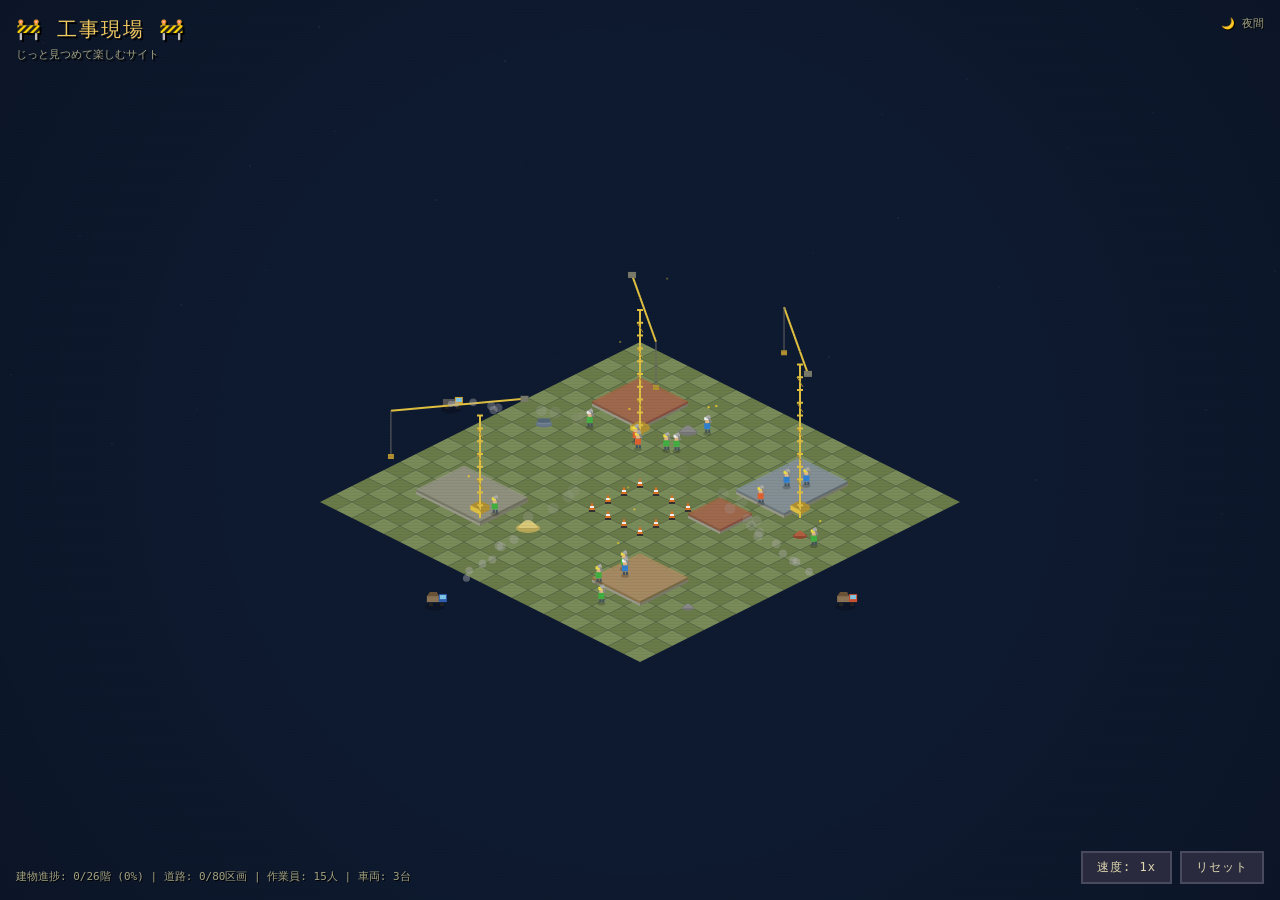
<file: index.html>
<!DOCTYPE html>
<html lang="ja">
<head>
<meta charset="UTF-8">
<meta name="viewport" content="width=device-width, initial-scale=1.0">
<title>工事現場をじっと見つめるサイト</title>
<style>
  * { margin: 0; padding: 0; box-sizing: border-box; }
  body {
    background: #1a1a2e;
    overflow: hidden;
    font-family: monospace;
    image-rendering: pixelated;
    cursor: default;
    user-select: none;
  }
  canvas {
    display: block;
    image-rendering: pixelated;
    image-rendering: crisp-edges;
  }
  #ui {
    position: fixed;
    top: 16px;
    left: 16px;
    color: #e0d8b0;
    font-size: 14px;
    font-family: monospace;
    text-shadow: 2px 2px 0 #000;
    z-index: 10;
    pointer-events: none;
  }
  #title {
    font-size: 20px;
    margin-bottom: 4px;
    color: #f0c860;
    letter-spacing: 2px;
  }
  #subtitle {
    font-size: 11px;
    color: #a0a080;
  }
  #stats {
    position: fixed;
    bottom: 16px;
    left: 16px;
    color: #a0a080;
    font-size: 11px;
    font-family: monospace;
    text-shadow: 1px 1px 0 #000;
    z-index: 10;
    pointer-events: none;
  }
  #controls {
    position: fixed;
    bottom: 16px;
    right: 16px;
    color: #a0a080;
    font-size: 11px;
    font-family: monospace;
    text-shadow: 1px 1px 0 #000;
    z-index: 10;
    display: flex;
    gap: 8px;
  }
  .btn {
    background: #2a2a3e;
    border: 2px solid #4a4a5e;
    color: #e0d8b0;
    padding: 6px 14px;
    font-family: monospace;
    font-size: 12px;
    cursor: pointer;
    letter-spacing: 1px;
  }
  .btn:hover { background: #3a3a5e; border-color: #f0c860; color: #f0c860; }
  .btn:active { transform: translate(1px, 1px); }
  #day-night {
    position: fixed;
    top: 16px;
    right: 16px;
    z-index: 10;
    font-size: 11px;
    font-family: monospace;
    color: #a0a080;
    text-shadow: 1px 1px 0 #000;
    pointer-events: none;
  }
</style>
</head>
<body>
<div id="ui">
  <div id="title">&#x1F6A7; 工事現場 &#x1F6A7;</div>
  <div id="subtitle">じっと見つめて楽しむサイト</div>
</div>
<div id="day-night"></div>
<div id="stats"></div>
<div id="controls">
  <button class="btn" id="btnSpeed">速度: 1x</button>
  <button class="btn" id="btnReset">リセット</button>
</div>
<canvas id="c"></canvas>

<script>
// ============================================================
// 工事現場をじっと見つめるサイト
// Isometric 16-bit style construction site viewer
// ============================================================

const canvas = document.getElementById('c');
const ctx = canvas.getContext('2d');

// --- Configuration ---
const TILE_W = 32;
const TILE_H = 16;
const GRID_SIZE = 20;
const SPEEDS = [1, 2, 4];
let speedIdx = 0;
let gameSpeed = SPEEDS[0];
let cameraX = 0;
let cameraY = 0;
let isDragging = false;
let dragStartX = 0;
let dragStartY = 0;
let camStartX = 0;
let camStartY = 0;

// --- Color Palette (16-bit inspired) ---
const PAL = {
  sky:        ['#3b6e8f', '#2a4a6b', '#1a2a4a', '#0e1a30'],
  ground:     '#7a8b5a',
  groundDark: '#6a7b4a',
  dirt:       '#8b7355',
  dirtDark:   '#6b5335',
  road:       '#4a4a4a',
  roadLine:   '#c8c850',
  concrete:   '#9a9a8a',
  concDark:   '#7a7a6a',
  steel:      '#8899aa',
  steelDark:  '#667788',
  brick:      '#b06040',
  brickDark:  '#904830',
  wood:       '#b89060',
  woodDark:   '#987040',
  crane:      '#e0c040',
  craneDark:  '#b09030',
  worker1:    '#e06030',
  worker2:    '#3080d0',
  worker3:    '#40b040',
  helmet:     '#f0e040',
  helmetW:    '#f0f0f0',
  skin:       '#e0b888',
  window:     '#80c8e8',
  windowDark: '#5098b8',
  shadow:     'rgba(0,0,0,0.2)',
  smoke:      'rgba(180,180,180,0.5)',
  dust:       'rgba(160,140,100,0.4)',
  warning:    '#e04040',
  cone:       '#e07020',
};

// --- Resize ---
function resize() {
  canvas.width = window.innerWidth;
  canvas.height = window.innerHeight;
}
window.addEventListener('resize', resize);
resize();

// --- Isometric helpers ---
function toScreen(x, y, z) {
  const sx = (x - y) * (TILE_W / 2) + cameraX + canvas.width / 2;
  const sy = (x + y) * (TILE_H / 2) - z * TILE_H + cameraY + canvas.height / 2 - 100;
  return [sx, sy];
}

function drawDiamond(x, y, z, w, h, color) {
  const [sx, sy] = toScreen(x, y, z);
  ctx.fillStyle = color;
  ctx.beginPath();
  ctx.moveTo(sx, sy - h/2);
  ctx.lineTo(sx + w/2, sy);
  ctx.lineTo(sx, sy + h/2);
  ctx.lineTo(sx - w/2, sy);
  ctx.closePath();
  ctx.fill();
}

function drawBlock(x, y, z, w, h, d, topColor, leftColor, rightColor) {
  const [sx, sy] = toScreen(x, y, z);
  const tw = TILE_W / 2;
  const th = TILE_H / 2;
  const blockH = d * TILE_H;

  // Top face
  ctx.fillStyle = topColor;
  ctx.beginPath();
  ctx.moveTo(sx, sy - blockH);
  ctx.lineTo(sx + w * tw, sy + w * th - blockH);
  ctx.lineTo(sx + (w - h) * tw, sy + (w + h) * th - blockH);
  ctx.lineTo(sx - h * tw, sy + h * th - blockH);
  ctx.closePath();
  ctx.fill();

  // Left face
  ctx.fillStyle = leftColor;
  ctx.beginPath();
  ctx.moveTo(sx - h * tw, sy + h * th - blockH);
  ctx.lineTo(sx + (w - h) * tw, sy + (w + h) * th - blockH);
  ctx.lineTo(sx + (w - h) * tw, sy + (w + h) * th);
  ctx.lineTo(sx - h * tw, sy + h * th);
  ctx.closePath();
  ctx.fill();

  // Right face
  ctx.fillStyle = rightColor;
  ctx.beginPath();
  ctx.moveTo(sx + w * tw, sy + w * th - blockH);
  ctx.lineTo(sx + (w - h) * tw, sy + (w + h) * th - blockH);
  ctx.lineTo(sx + (w - h) * tw, sy + (w + h) * th);
  ctx.lineTo(sx + w * tw, sy + w * th);
  ctx.closePath();
  ctx.fill();
}

// --- World state ---
let time = 0;
let dayTime = 0;

const buildings = [];
const workers = [];
const trucks = [];
const cranes = [];
const particles = [];
const roads = [];
const cones = [];
const piles = [];

function initWorld() {
  buildings.length = 0;
  workers.length = 0;
  trucks.length = 0;
  cranes.length = 0;
  particles.length = 0;
  roads.length = 0;
  cones.length = 0;
  piles.length = 0;
  time = 0;
  dayTime = 0;

  // Roads
  for (let i = 0; i < GRID_SIZE; i++) {
    roads.push({ x: i, y: 9, built: 0 });
    roads.push({ x: i, y: 10, built: 0 });
  }
  for (let i = 0; i < GRID_SIZE; i++) {
    roads.push({ x: 9, y: i, built: 0 });
    roads.push({ x: 10, y: i, built: 0 });
  }

  // Buildings
  buildings.push({
    x: 2, y: 2, w: 3, h: 3, maxFloors: 6,
    floors: 0, progress: 0, type: 'brick', windows: true
  });
  buildings.push({
    x: 2, y: 13, w: 4, h: 3, maxFloors: 4,
    floors: 0, progress: 0, type: 'concrete', windows: true
  });
  buildings.push({
    x: 12, y: 2, w: 3, h: 4, maxFloors: 8,
    floors: 0, progress: 0, type: 'steel', windows: true
  });
  buildings.push({
    x: 13, y: 13, w: 3, h: 3, maxFloors: 5,
    floors: 0, progress: 0, type: 'wood', windows: false
  });
  buildings.push({
    x: 12, y: 7, w: 2, h: 2, maxFloors: 3,
    floors: 0, progress: 0, type: 'brick', windows: true
  });

  // Cranes
  cranes.push({ x: 5, y: 5, angle: 0, height: 10, targetBuilding: 0 });
  cranes.push({ x: 15, y: 5, angle: Math.PI, height: 12, targetBuilding: 2 });
  cranes.push({ x: 5, y: 15, angle: Math.PI / 2, height: 8, targetBuilding: 1 });

  // Workers
  for (let i = 0; i < 15; i++) {
    workers.push({
      x: 3 + Math.random() * 14,
      y: 3 + Math.random() * 14,
      targetX: 0, targetY: 0,
      speed: 0.01 + Math.random() * 0.015,
      color: [PAL.worker1, PAL.worker2, PAL.worker3][Math.floor(Math.random() * 3)],
      helmet: Math.random() > 0.3 ? PAL.helmet : PAL.helmetW,
      state: 'idle',
      stateTimer: 0,
      frame: 0,
      carrying: false,
    });
    pickNewTarget(workers[workers.length - 1]);
  }

  // Trucks
  trucks.push({ x: -2, y: 9.5, dx: 0.02, dy: 0, route: 'h', progress: 0, loaded: true, color: '#d05030' });
  trucks.push({ x: 9.5, y: -2, dx: 0, dy: 0.02, route: 'v', progress: 0, loaded: true, color: '#3060b0' });
  trucks.push({ x: 22, y: 9.5, dx: -0.02, dy: 0, route: 'h2', progress: 0, loaded: false, color: '#d0a030' });

  // Cones
  const conePositions = [
    [8, 8], [11, 8], [8, 11], [11, 11],
    [8, 9], [8, 10], [11, 9], [11, 10],
    [9, 8], [10, 8], [9, 11], [10, 11],
  ];
  conePositions.forEach(([cx, cy]) => {
    cones.push({ x: cx, y: cy });
  });

  // Material piles
  piles.push({ x: 6, y: 3, type: 'gravel', size: 0.8 });
  piles.push({ x: 7, y: 14, type: 'sand', size: 1.0 });
  piles.push({ x: 16, y: 6, type: 'bricks', size: 0.6 });
  piles.push({ x: 1, y: 7, type: 'pipes', size: 0.7 });
  piles.push({ x: 17, y: 14, type: 'gravel', size: 0.5 });
}

function pickNewTarget(w) {
  const areas = [
    { x: 3 + Math.random() * 4, y: 3 + Math.random() * 4 },
    { x: 13 + Math.random() * 4, y: 3 + Math.random() * 4 },
    { x: 3 + Math.random() * 4, y: 13 + Math.random() * 4 },
    { x: 13 + Math.random() * 4, y: 13 + Math.random() * 4 },
    { x: 6 + Math.random() * 2, y: 3 + Math.random() * 2 },
    { x: 16 + Math.random() * 2, y: 6 + Math.random() * 2 },
  ];
  const t = areas[Math.floor(Math.random() * areas.length)];
  w.targetX = t.x;
  w.targetY = t.y;
  w.state = 'walking';
  w.stateTimer = 0;
}

// --- Update ---
function update(dt) {
  const spd = dt * gameSpeed;
  time += spd;
  dayTime = (time * 0.001) % 1;

  // Update roads
  roads.forEach(r => {
    if (r.built < 1) {
      r.built = Math.min(1, r.built + spd * 0.0003);
    }
  });

  // Update buildings
  buildings.forEach(b => {
    if (b.floors < b.maxFloors) {
      b.progress += spd * 0.00015;
      if (b.progress >= 1) {
        b.progress = 0;
        b.floors++;
        // Dust particles
        for (let i = 0; i < 5; i++) {
          particles.push({
            x: b.x + Math.random() * b.w,
            y: b.y + Math.random() * b.h,
            z: b.floors * 0.8,
            vx: (Math.random() - 0.5) * 0.01,
            vy: (Math.random() - 0.5) * 0.01,
            vz: 0.005 + Math.random() * 0.005,
            life: 1,
            type: 'dust',
          });
        }
      }
    }
  });

  // Update cranes
  cranes.forEach(cr => {
    cr.angle += spd * 0.0005;
  });

  // Update workers
  workers.forEach(w => {
    w.frame += spd * 0.005;
    w.stateTimer += spd;

    if (w.state === 'walking') {
      const dx = w.targetX - w.x;
      const dy = w.targetY - w.y;
      const dist = Math.sqrt(dx * dx + dy * dy);
      if (dist < 0.2) {
        w.state = 'working';
        w.stateTimer = 0;
        w.carrying = false;
      } else {
        w.x += (dx / dist) * w.speed * spd;
        w.y += (dy / dist) * w.speed * spd;
      }
    } else if (w.state === 'working') {
      if (w.stateTimer > 2000 + Math.random() * 3000) {
        w.carrying = Math.random() > 0.5;
        pickNewTarget(w);
      }
      // Occasional sparks
      if (Math.random() < 0.002 * spd) {
        particles.push({
          x: w.x, y: w.y, z: 0.5,
          vx: (Math.random() - 0.5) * 0.02,
          vy: (Math.random() - 0.5) * 0.02,
          vz: 0.01 + Math.random() * 0.02,
          life: 1,
          type: 'spark',
        });
      }
    } else {
      if (w.stateTimer > 1000) {
        pickNewTarget(w);
      }
    }
  });

  // Update trucks
  trucks.forEach(t => {
    t.progress += spd;
    if (t.route === 'h') {
      t.x += t.dx * spd;
      if (t.x > GRID_SIZE + 3) { t.x = -3; t.loaded = !t.loaded; }
    } else if (t.route === 'h2') {
      t.x += t.dx * spd;
      if (t.x < -3) { t.x = GRID_SIZE + 3; t.loaded = !t.loaded; }
    } else {
      t.y += t.dy * spd;
      if (t.y > GRID_SIZE + 3) { t.y = -3; t.loaded = !t.loaded; }
    }
    // Exhaust
    if (Math.random() < 0.03 * spd) {
      particles.push({
        x: t.x - (t.dx > 0 ? 0.5 : -0.5),
        y: t.y - (t.dy > 0 ? 0.5 : -0.5),
        z: 0.6,
        vx: (Math.random() - 0.5) * 0.003,
        vy: (Math.random() - 0.5) * 0.003,
        vz: 0.008,
        life: 1,
        type: 'smoke',
      });
    }
  });

  // Update particles
  for (let i = particles.length - 1; i >= 0; i--) {
    const p = particles[i];
    p.x += p.vx * spd;
    p.y += p.vy * spd;
    p.z += p.vz * spd;
    p.life -= spd * 0.002;
    if (p.life <= 0) particles.splice(i, 1);
  }
}

// --- Draw functions ---
function drawGround() {
  for (let y = 0; y < GRID_SIZE; y++) {
    for (let x = 0; x < GRID_SIZE; x++) {
      const isRoad = roads.some(r => r.x === x && r.y === y && r.built > 0.5);
      if (isRoad) {
        const r = roads.find(rd => rd.x === x && rd.y === y);
        const builtAlpha = Math.min(1, r.built * 2 - 0.5);
        drawDiamond(x, y, 0, TILE_W, TILE_H, PAL.dirt);
        if (builtAlpha > 0) {
          ctx.globalAlpha = builtAlpha;
          drawDiamond(x, y, 0, TILE_W, TILE_H, PAL.road);
          ctx.globalAlpha = 1;
        }
      } else {
        const c = (x + y) % 2 === 0 ? PAL.ground : PAL.groundDark;
        drawDiamond(x, y, 0, TILE_W, TILE_H, c);
      }
    }
  }

  // Road center lines
  roads.forEach(r => {
    if (r.built > 0.8) {
      const [sx, sy] = toScreen(r.x, r.y, 0);
      ctx.fillStyle = PAL.roadLine;
      ctx.globalAlpha = 0.4;
      ctx.fillRect(sx - 1, sy - 1, 2, 2);
      ctx.globalAlpha = 1;
    }
  });
}

function drawBuildingFoundation(b) {
  drawBlock(b.x, b.y, 0, b.w, b.h, 0.15,
    PAL.concDark, PAL.concrete, PAL.concDark);
}

function drawBuildingFloors(b) {
  const colors = {
    brick:    [PAL.brick, PAL.brickDark, '#903828'],
    concrete: [PAL.concrete, PAL.concDark, '#6a6a5a'],
    steel:    [PAL.steel, PAL.steelDark, '#556678'],
    wood:     [PAL.wood, PAL.woodDark, '#786030'],
  };
  const [top, left, right] = colors[b.type] || colors.concrete;

  // Built floors
  for (let f = 0; f < b.floors; f++) {
    const z = 0.15 + f * 0.8;
    drawBlock(b.x, b.y, z, b.w, b.h, 0.8, top, left, right);

    // Windows
    if (b.windows && f < b.floors) {
      for (let wx = 0; wx < b.w; wx++) {
        const [wsx, wsy] = toScreen(b.x + wx + 0.3, b.y - 0.01, z + 0.25);
        ctx.fillStyle = PAL.window;
        ctx.fillRect(wsx - 2, wsy - 3, 4, 4);

        const [wsx2, wsy2] = toScreen(b.x + b.w + 0.01, b.y + wx + 0.3, z + 0.25);
        ctx.fillStyle = PAL.windowDark;
        ctx.fillRect(wsx2 - 2, wsy2 - 3, 4, 4);
      }
    }
  }

  // Current floor progress
  if (b.floors < b.maxFloors && b.progress > 0) {
    const z = 0.15 + b.floors * 0.8;
    const partialH = b.progress * 0.8;
    ctx.globalAlpha = 0.6 + b.progress * 0.4;
    drawBlock(b.x, b.y, z, b.w, b.h, partialH, top, left, right);

    // Scaffolding lines
    ctx.globalAlpha = 0.5;
    const [s1x, s1y] = toScreen(b.x, b.y, z + partialH);
    const [s2x, s2y] = toScreen(b.x, b.y, z);
    ctx.strokeStyle = PAL.woodDark;
    ctx.lineWidth = 1;
    ctx.beginPath();
    ctx.moveTo(s1x, s1y);
    ctx.lineTo(s2x, s2y);
    ctx.stroke();
    const [s3x, s3y] = toScreen(b.x + b.w, b.y, z + partialH);
    const [s4x, s4y] = toScreen(b.x + b.w, b.y, z);
    ctx.beginPath();
    ctx.moveTo(s3x, s3y);
    ctx.lineTo(s4x, s4y);
    ctx.stroke();

    ctx.globalAlpha = 1;
  }
}

function drawCrane(cr) {
  const baseZ = 0;
  const [bx, by] = toScreen(cr.x, cr.y, baseZ);

  // Base
  drawBlock(cr.x - 0.3, cr.y - 0.3, 0, 0.6, 0.6, 0.3, PAL.craneDark, PAL.crane, PAL.craneDark);

  // Tower
  const towerH = cr.height;
  for (let i = 0; i < towerH; i++) {
    const [tx, ty] = toScreen(cr.x, cr.y, i * 0.8 + 0.3);
    ctx.strokeStyle = PAL.crane;
    ctx.lineWidth = 2;
    ctx.beginPath();
    ctx.moveTo(tx - 3, ty);
    ctx.lineTo(tx + 3, ty);
    ctx.moveTo(tx, ty);
    ctx.lineTo(tx, ty + TILE_H * 0.8);
    ctx.stroke();

    // Cross bracing
    if (i % 2 === 0) {
      ctx.strokeStyle = PAL.craneDark;
      ctx.lineWidth = 1;
      ctx.beginPath();
      ctx.moveTo(tx - 3, ty);
      ctx.lineTo(tx + 3, ty + TILE_H * 0.6);
      ctx.stroke();
    }
  }

  // Arm
  const armZ = towerH * 0.8 + 0.3;
  const [topX, topY] = toScreen(cr.x, cr.y, armZ);
  const armLen = 4;
  const armEndX = cr.x + Math.cos(cr.angle) * armLen;
  const armEndY = cr.y + Math.sin(cr.angle) * armLen;
  const [aeX, aeY] = toScreen(armEndX, armEndY, armZ);

  ctx.strokeStyle = PAL.crane;
  ctx.lineWidth = 2;
  ctx.beginPath();
  ctx.moveTo(topX, topY);
  ctx.lineTo(aeX, aeY);
  ctx.stroke();

  // Counter arm
  const cArmEndX = cr.x - Math.cos(cr.angle) * 2;
  const cArmEndY = cr.y - Math.sin(cr.angle) * 2;
  const [caeX, caeY] = toScreen(cArmEndX, cArmEndY, armZ);
  ctx.beginPath();
  ctx.moveTo(topX, topY);
  ctx.lineTo(caeX, caeY);
  ctx.stroke();

  // Counterweight
  ctx.fillStyle = PAL.concDark;
  ctx.fillRect(caeX - 4, caeY - 3, 8, 6);

  // Cable
  const cableZ = armZ - 2 - Math.sin(time * 0.0008) * 1;
  const [cbX, cbY] = toScreen(armEndX, armEndY, cableZ);
  ctx.strokeStyle = '#666';
  ctx.lineWidth = 1;
  ctx.beginPath();
  ctx.moveTo(aeX, aeY);
  ctx.lineTo(cbX, cbY);
  ctx.stroke();

  // Hook/load
  ctx.fillStyle = PAL.craneDark;
  ctx.fillRect(cbX - 3, cbY - 2, 6, 5);
}

function drawWorker(w) {
  const z = 0.05;
  const [sx, sy] = toScreen(w.x, w.y, z);
  const bob = w.state === 'walking' ? Math.sin(w.frame * 2) * 1.5 : 0;
  const workBob = w.state === 'working' ? Math.sin(w.frame * 3) * 1 : 0;

  // Shadow
  ctx.fillStyle = PAL.shadow;
  ctx.beginPath();
  ctx.ellipse(sx, sy + 2, 4, 2, 0, 0, Math.PI * 2);
  ctx.fill();

  // Body
  ctx.fillStyle = w.color;
  ctx.fillRect(sx - 3, sy - 8 + bob + workBob, 6, 6);

  // Head
  ctx.fillStyle = PAL.skin;
  ctx.fillRect(sx - 2, sy - 12 + bob + workBob, 4, 4);

  // Helmet
  ctx.fillStyle = w.helmet;
  ctx.fillRect(sx - 3, sy - 14 + bob + workBob, 6, 3);

  // Legs (walking animation)
  if (w.state === 'walking') {
    const legOff = Math.sin(w.frame * 4) * 2;
    ctx.fillStyle = '#405060';
    ctx.fillRect(sx - 2, sy - 2, 2, 3 + legOff);
    ctx.fillRect(sx, sy - 2, 2, 3 - legOff);
  } else {
    ctx.fillStyle = '#405060';
    ctx.fillRect(sx - 2, sy - 2, 2, 3);
    ctx.fillRect(sx + 1, sy - 2, 2, 3);
  }

  // Carrying item
  if (w.carrying && w.state === 'walking') {
    ctx.fillStyle = PAL.woodDark;
    ctx.fillRect(sx + 3, sy - 10 + bob, 6, 2);
  }

  // Working animation (hammering)
  if (w.state === 'working') {
    const hammerAngle = Math.sin(w.frame * 6) * 0.5;
    ctx.save();
    ctx.translate(sx + 3, sy - 8 + workBob);
    ctx.rotate(hammerAngle);
    ctx.fillStyle = '#888';
    ctx.fillRect(0, -6, 2, 6);
    ctx.fillStyle = '#aaa';
    ctx.fillRect(-1, -8, 4, 3);
    ctx.restore();
  }
}

function drawTruck(t) {
  const z = 0.05;
  const [sx, sy] = toScreen(t.x, t.y, z);
  const bounce = Math.sin(time * 0.003 + t.progress) * 0.5;

  // Shadow
  ctx.fillStyle = PAL.shadow;
  ctx.beginPath();
  ctx.ellipse(sx, sy + 3, 10, 4, 0, 0, Math.PI * 2);
  ctx.fill();

  // Truck bed
  ctx.fillStyle = t.loaded ? PAL.dirt : '#555';
  ctx.fillRect(sx - 8, sy - 8 + bounce, 12, 6);

  // Load
  if (t.loaded) {
    ctx.fillStyle = PAL.dirtDark;
    ctx.beginPath();
    ctx.moveTo(sx - 8, sy - 8 + bounce);
    ctx.lineTo(sx - 5, sy - 12 + bounce);
    ctx.lineTo(sx + 2, sy - 12 + bounce);
    ctx.lineTo(sx + 4, sy - 8 + bounce);
    ctx.closePath();
    ctx.fill();
  }

  // Cabin
  ctx.fillStyle = t.color;
  ctx.fillRect(sx + 4, sy - 10 + bounce, 8, 8);

  // Windshield
  ctx.fillStyle = PAL.window;
  ctx.fillRect(sx + 5, sy - 9 + bounce, 6, 4);

  // Wheels
  ctx.fillStyle = '#222';
  ctx.fillRect(sx - 6, sy - 1 + bounce, 4, 3);
  ctx.fillRect(sx + 5, sy - 1 + bounce, 4, 3);
}

function drawCone(c) {
  const [sx, sy] = toScreen(c.x + 0.5, c.y + 0.5, 0);
  // Base
  ctx.fillStyle = '#333';
  ctx.fillRect(sx - 3, sy, 6, 2);
  // Cone
  ctx.fillStyle = PAL.cone;
  ctx.beginPath();
  ctx.moveTo(sx - 3, sy);
  ctx.lineTo(sx, sy - 8);
  ctx.lineTo(sx + 3, sy);
  ctx.closePath();
  ctx.fill();
  // Stripe
  ctx.fillStyle = '#f0f0f0';
  ctx.fillRect(sx - 2, sy - 4, 4, 2);
}

function drawPile(p) {
  const [sx, sy] = toScreen(p.x + 0.5, p.y + 0.5, 0);
  const s = p.size;
  const colors = {
    gravel: ['#888', '#777'],
    sand:   ['#d8c878', '#b8a858'],
    bricks: [PAL.brick, PAL.brickDark],
    pipes:  ['#789', '#678'],
  };
  const [c1, c2] = colors[p.type] || colors.gravel;

  ctx.fillStyle = c2;
  ctx.beginPath();
  ctx.ellipse(sx, sy + 2, 12 * s, 5 * s, 0, 0, Math.PI * 2);
  ctx.fill();

  ctx.fillStyle = c1;
  ctx.beginPath();
  ctx.moveTo(sx - 10 * s, sy + 2);
  ctx.quadraticCurveTo(sx, sy - 14 * s, sx + 10 * s, sy + 2);
  ctx.closePath();
  ctx.fill();

  if (p.type === 'pipes') {
    ctx.strokeStyle = '#567';
    ctx.lineWidth = 2;
    for (let i = -2; i <= 2; i++) {
      ctx.beginPath();
      ctx.arc(sx + i * 3 * s, sy - 2 * s, 2 * s, 0, Math.PI * 2);
      ctx.stroke();
    }
  }
}

function drawParticle(p) {
  const [sx, sy] = toScreen(p.x, p.y, p.z);
  ctx.globalAlpha = p.life;

  if (p.type === 'dust') {
    ctx.fillStyle = PAL.dust;
    ctx.fillRect(sx - 2, sy - 2, 4, 4);
  } else if (p.type === 'smoke') {
    ctx.fillStyle = PAL.smoke;
    const size = 3 + (1 - p.life) * 4;
    ctx.beginPath();
    ctx.arc(sx, sy, size, 0, Math.PI * 2);
    ctx.fill();
  } else if (p.type === 'spark') {
    ctx.fillStyle = '#f0d030';
    ctx.fillRect(sx - 1, sy - 1, 2, 2);
  }
  ctx.globalAlpha = 1;
}

function drawSky() {
  // Day/night cycle: 0=noon, 0.5=midnight
  const t = dayTime;
  const brightness = Math.max(0, Math.cos(t * Math.PI * 2));
  const idx = Math.min(3, Math.floor((1 - brightness) * 4));
  const skyColor = PAL.sky[idx];

  ctx.fillStyle = skyColor;
  ctx.fillRect(0, 0, canvas.width, canvas.height);

  // Stars at night
  if (brightness < 0.3) {
    ctx.fillStyle = `rgba(255,255,220,${(0.3 - brightness) * 2})`;
    const seed = 42;
    for (let i = 0; i < 50; i++) {
      const sx = ((i * 7919 + seed) % canvas.width);
      const sy = ((i * 6271 + seed) % (canvas.height * 0.6));
      const twinkle = Math.sin(time * 0.002 + i * 1.7) * 0.5 + 0.5;
      ctx.globalAlpha = twinkle * (0.3 - brightness) * 3;
      ctx.fillRect(sx, sy, 2, 2);
    }
    ctx.globalAlpha = 1;
  }
}

function drawDayNightIndicator() {
  const t = dayTime;
  const brightness = Math.max(0, Math.cos(t * Math.PI * 2));
  let period;
  if (brightness > 0.7) period = '☀ 昼間';
  else if (brightness > 0.3) period = '🌅 夕方';
  else period = '🌙 夜間';
  document.getElementById('day-night').textContent = period;
}

function drawStats() {
  const totalFloors = buildings.reduce((s, b) => s + b.floors, 0);
  const maxFloors = buildings.reduce((s, b) => s + b.maxFloors, 0);
  const roadsBuilt = roads.filter(r => r.built > 0.8).length;
  const pct = Math.floor((totalFloors / maxFloors) * 100);
  document.getElementById('stats').innerHTML =
    `建物進捗: ${totalFloors}/${maxFloors}階 (${pct}%) | ` +
    `道路: ${roadsBuilt}/${roads.length}区画 | ` +
    `作業員: ${workers.length}人 | ` +
    `車両: ${trucks.length}台`;
}

// --- Collect all drawables and sort by depth ---
function collectDrawables() {
  const items = [];

  buildings.forEach((b, i) => {
    items.push({ type: 'foundation', data: b, depth: b.x + b.y });
    items.push({ type: 'building', data: b, depth: b.x + b.y + 0.1 });
  });

  cranes.forEach(cr => {
    items.push({ type: 'crane', data: cr, depth: cr.x + cr.y + 0.2 });
  });

  workers.forEach(w => {
    items.push({ type: 'worker', data: w, depth: w.x + w.y });
  });

  trucks.forEach(t => {
    items.push({ type: 'truck', data: t, depth: t.x + t.y });
  });

  cones.forEach(c => {
    items.push({ type: 'cone', data: c, depth: c.x + c.y });
  });

  piles.forEach(p => {
    items.push({ type: 'pile', data: p, depth: p.x + p.y });
  });

  particles.forEach(p => {
    items.push({ type: 'particle', data: p, depth: p.x + p.y + 100 });
  });

  items.sort((a, b) => a.depth - b.depth);
  return items;
}

// --- Main render ---
function render() {
  drawSky();
  drawGround();

  const drawables = collectDrawables();
  drawables.forEach(item => {
    switch (item.type) {
      case 'foundation': drawBuildingFoundation(item.data); break;
      case 'building': drawBuildingFloors(item.data); break;
      case 'crane': drawCrane(item.data); break;
      case 'worker': drawWorker(item.data); break;
      case 'truck': drawTruck(item.data); break;
      case 'cone': drawCone(item.data); break;
      case 'pile': drawPile(item.data); break;
      case 'particle': drawParticle(item.data); break;
    }
  });

  // Vignette overlay
  const grad = ctx.createRadialGradient(
    canvas.width / 2, canvas.height / 2, canvas.width * 0.3,
    canvas.width / 2, canvas.height / 2, canvas.width * 0.8
  );
  grad.addColorStop(0, 'rgba(0,0,0,0)');
  grad.addColorStop(1, 'rgba(0,0,0,0.3)');
  ctx.fillStyle = grad;
  ctx.fillRect(0, 0, canvas.width, canvas.height);

  // Scanline effect (subtle)
  ctx.fillStyle = 'rgba(0,0,0,0.04)';
  for (let y = 0; y < canvas.height; y += 3) {
    ctx.fillRect(0, y, canvas.width, 1);
  }

  drawDayNightIndicator();
  drawStats();
}

// --- Game loop ---
let lastTime = 0;
function gameLoop(timestamp) {
  const dt = lastTime ? Math.min(timestamp - lastTime, 50) : 16;
  lastTime = timestamp;

  update(dt);
  render();
  requestAnimationFrame(gameLoop);
}

// --- Input handling ---
canvas.addEventListener('mousedown', (e) => {
  isDragging = true;
  dragStartX = e.clientX;
  dragStartY = e.clientY;
  camStartX = cameraX;
  camStartY = cameraY;
});

canvas.addEventListener('mousemove', (e) => {
  if (isDragging) {
    cameraX = camStartX + (e.clientX - dragStartX);
    cameraY = camStartY + (e.clientY - dragStartY);
  }
});

canvas.addEventListener('mouseup', () => { isDragging = false; });
canvas.addEventListener('mouseleave', () => { isDragging = false; });

// Touch support
canvas.addEventListener('touchstart', (e) => {
  isDragging = true;
  dragStartX = e.touches[0].clientX;
  dragStartY = e.touches[0].clientY;
  camStartX = cameraX;
  camStartY = cameraY;
  e.preventDefault();
});

canvas.addEventListener('touchmove', (e) => {
  if (isDragging) {
    cameraX = camStartX + (e.touches[0].clientX - dragStartX);
    cameraY = camStartY + (e.touches[0].clientY - dragStartY);
  }
  e.preventDefault();
});

canvas.addEventListener('touchend', () => { isDragging = false; });

// Buttons
document.getElementById('btnSpeed').addEventListener('click', () => {
  speedIdx = (speedIdx + 1) % SPEEDS.length;
  gameSpeed = SPEEDS[speedIdx];
  document.getElementById('btnSpeed').textContent = `速度: ${gameSpeed}x`;
});

document.getElementById('btnReset').addEventListener('click', () => {
  initWorld();
});

// --- Init & start ---
initWorld();
requestAnimationFrame(gameLoop);
</script>
</body>
</html>
</file>
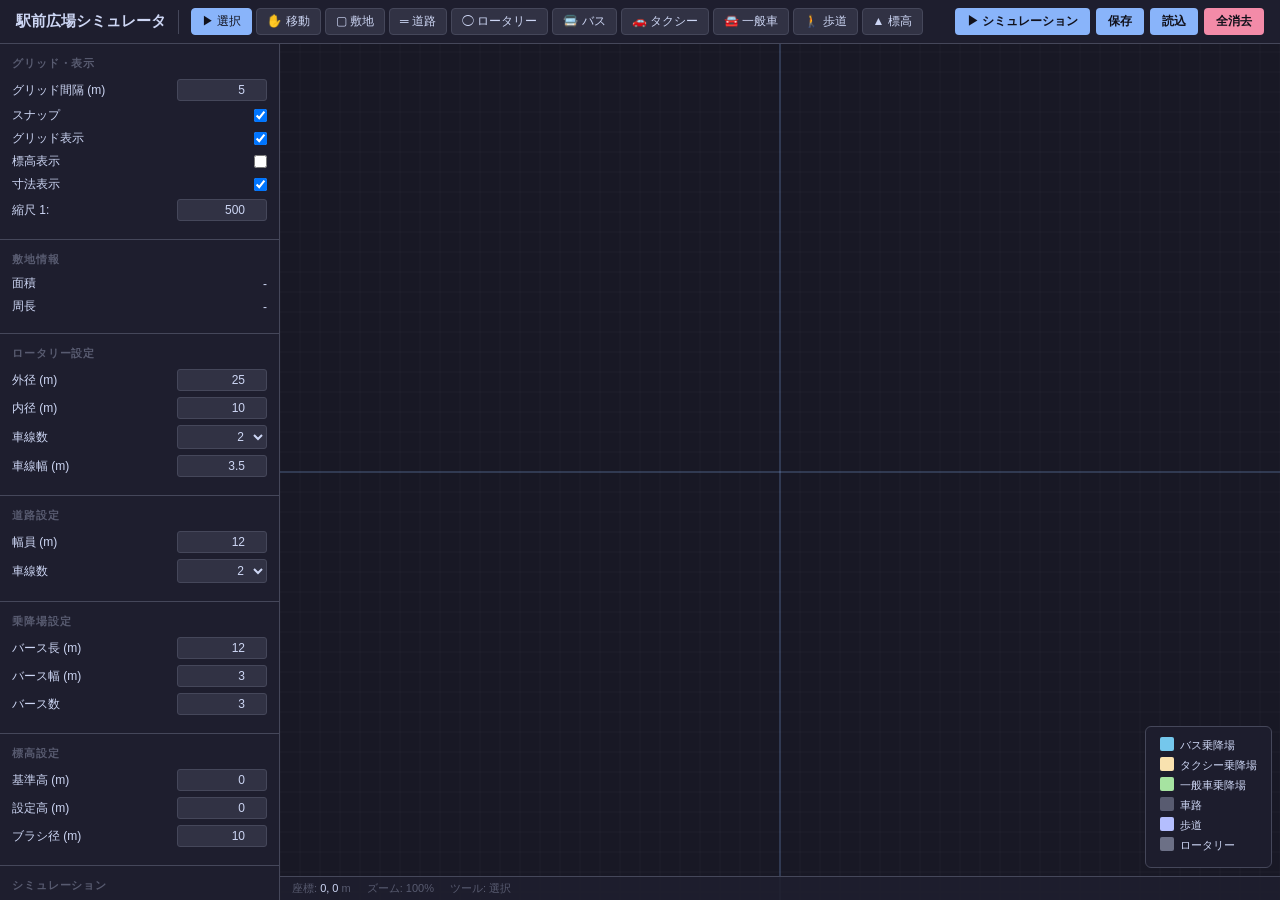
<file: station-plaza-simulator.html>
<!DOCTYPE html>
<html lang="ja">
<head>
<meta charset="UTF-8">
<meta name="viewport" content="width=device-width, initial-scale=1.0">
<title>駅前広場シミュレータ</title>
<style>
:root {
  --sidebar-w: 280px;
  --header-h: 44px;
  --panel-bg: #1e1e2e;
  --panel-fg: #cdd6f4;
  --accent: #89b4fa;
  --accent2: #a6e3a1;
  --danger: #f38ba8;
  --warn: #fab387;
  --surface0: #313244;
  --surface1: #45475a;
  --surface2: #585b70;
  --bus-color: #74c7ec;
  --taxi-color: #f9e2af;
  --car-color: #a6e3a1;
  --road-color: #585b70;
  --sidewalk-color: #b4befe;
  --rotary-color: #6c7086;
  --site-color: rgba(180,190,254,0.15);
  --site-border: #b4befe;
}
* { margin:0; padding:0; box-sizing:border-box; }
body { font-family: 'Segoe UI', 'Hiragino Sans', 'Meiryo', sans-serif; background: #11111b; color: var(--panel-fg); overflow: hidden; height: 100vh; }
header { height: var(--header-h); background: var(--panel-bg); display: flex; align-items: center; padding: 0 16px; border-bottom: 1px solid var(--surface1); gap: 12px; }
header h1 { font-size: 15px; font-weight: 600; white-space: nowrap; }
header .sep { width:1px; height:24px; background: var(--surface1); }
header .toolbar { display: flex; gap: 4px; }
header .toolbar button { background: var(--surface0); border:1px solid var(--surface1); color: var(--panel-fg); padding: 4px 10px; border-radius: 4px; cursor: pointer; font-size: 12px; transition: all .15s; }
header .toolbar button:hover { background: var(--surface1); }
header .toolbar button.active { background: var(--accent); color: #11111b; border-color: var(--accent); }
header .right { margin-left: auto; display: flex; gap: 6px; align-items: center; }
header .right button { background: var(--accent); border:none; color:#11111b; padding:5px 12px; border-radius:4px; cursor:pointer; font-size:12px; font-weight:600; }
header .right button.danger { background: var(--danger); }
header .right button:hover { opacity:.85; }

.main { display: flex; height: calc(100vh - var(--header-h)); }

.sidebar { width: var(--sidebar-w); background: var(--panel-bg); border-right: 1px solid var(--surface1); overflow-y: auto; flex-shrink: 0; }
.sidebar section { padding: 12px; border-bottom: 1px solid var(--surface1); }
.sidebar section h3 { font-size: 11px; text-transform: uppercase; letter-spacing: .08em; color: var(--surface2); margin-bottom: 8px; }
.sidebar label { display: flex; align-items: center; justify-content: space-between; font-size: 12px; margin-bottom: 6px; }
.sidebar label span { flex-shrink: 0; }
.sidebar input[type=number], .sidebar input[type=text], .sidebar select {
  background: var(--surface0); border:1px solid var(--surface1); color: var(--panel-fg);
  padding: 3px 6px; border-radius: 3px; font-size: 12px; width: 90px; text-align: right;
}
.sidebar input[type=range] { width: 90px; }
.sidebar .color-row { display: flex; align-items: center; gap: 6px; }
.sidebar input[type=color] { width: 24px; height: 24px; border: none; background: none; cursor: pointer; }
.sidebar .btn-row { display: flex; gap: 4px; flex-wrap: wrap; }
.sidebar .btn-row button {
  background: var(--surface0); border:1px solid var(--surface1); color: var(--panel-fg);
  padding: 4px 8px; border-radius: 3px; cursor: pointer; font-size: 11px; transition: all .15s;
}
.sidebar .btn-row button:hover { background: var(--surface1); }
.sidebar .btn-row button.active { background: var(--accent); color: #11111b; border-color: var(--accent); }

.canvas-wrap { flex:1; position: relative; overflow: hidden; background: #181825; }
canvas { display: block; }

.statusbar { position: absolute; bottom: 0; left: 0; right: 0; height: 24px; background: rgba(30,30,46,.9); display: flex; align-items: center; padding: 0 12px; font-size: 11px; color: var(--surface2); gap: 16px; border-top: 1px solid var(--surface1); }
.statusbar .coord { color: var(--panel-fg); }

.prop-panel { position: absolute; top: 8px; right: 8px; width: 240px; background: var(--panel-bg); border: 1px solid var(--surface1); border-radius: 6px; padding: 12px; font-size: 12px; display: none; box-shadow: 0 4px 16px rgba(0,0,0,.4); }
.prop-panel h4 { font-size: 13px; margin-bottom: 8px; color: var(--accent); }
.prop-panel label { display: flex; justify-content: space-between; align-items: center; margin-bottom: 5px; }
.prop-panel input[type=number], .prop-panel select {
  background: var(--surface0); border:1px solid var(--surface1); color: var(--panel-fg);
  padding: 2px 5px; border-radius: 3px; font-size: 12px; width: 80px; text-align: right;
}
.prop-panel .del-btn { background: var(--danger); border:none; color:#11111b; padding:4px 10px; border-radius:3px; cursor:pointer; font-size:11px; font-weight:600; margin-top:8px; width:100%; }
.prop-panel .del-btn:hover { opacity:.85; }

.legend { position: absolute; bottom: 32px; right: 8px; background: rgba(30,30,46,.92); border: 1px solid var(--surface1); border-radius: 6px; padding: 10px 14px; font-size: 11px; }
.legend div { display: flex; align-items: center; gap: 6px; margin-bottom: 3px; }
.legend .swatch { width: 14px; height: 14px; border-radius: 2px; flex-shrink: 0; }

/* Elevation overlay legend */
.elev-legend { position: absolute; bottom: 32px; left: 8px; background: rgba(30,30,46,.92); border: 1px solid var(--surface1); border-radius: 6px; padding: 10px; font-size: 11px; display:none; }
.elev-legend .grad { width: 20px; height: 100px; border-radius: 2px; }

/* Modal */
.modal-overlay { position:fixed; inset:0; background:rgba(0,0,0,.5); display:none; z-index:100; align-items:center; justify-content:center; }
.modal-overlay.show { display:flex; }
.modal { background: var(--panel-bg); border:1px solid var(--surface1); border-radius:8px; padding:20px; width:380px; max-height:80vh; overflow-y:auto; }
.modal h3 { margin-bottom:12px; }
.modal label { display:block; font-size:12px; margin-bottom:8px; }
.modal input, .modal select { width:100%; background:var(--surface0); border:1px solid var(--surface1); color:var(--panel-fg); padding:5px 8px; border-radius:4px; font-size:12px; margin-top:2px; }
.modal .modal-btns { display:flex; gap:8px; margin-top:16px; justify-content:flex-end; }
.modal .modal-btns button { padding:6px 16px; border-radius:4px; border:none; cursor:pointer; font-size:12px; font-weight:600; }
.modal .modal-btns .ok { background:var(--accent); color:#11111b; }
.modal .modal-btns .cancel { background:var(--surface1); color:var(--panel-fg); }
</style>
</head>
<body>

<header>
  <h1>駅前広場シミュレータ</h1>
  <div class="sep"></div>
  <div class="toolbar" id="tools">
    <button data-tool="select" class="active" title="選択 (V)">&#9654; 選択</button>
    <button data-tool="pan" title="移動 (H)">&#9995; 移動</button>
    <button data-tool="site" title="敷地描画 (S)">&#9634; 敷地</button>
    <button data-tool="road" title="接続道路 (R)">&#9552; 道路</button>
    <button data-tool="rotary" title="ロータリー配置 (O)">&#9711; ロータリー</button>
    <button data-tool="bus" title="バス乗降場 (B)">&#128653; バス</button>
    <button data-tool="taxi" title="タクシー乗降場 (T)">&#128663; タクシー</button>
    <button data-tool="car" title="一般車乗降場 (C)">&#128664; 一般車</button>
    <button data-tool="sidewalk" title="歩道 (W)">&#128694; 歩道</button>
    <button data-tool="elevation" title="地盤高設定 (E)">&#9650; 標高</button>
  </div>
  <div class="right">
    <button onclick="startSimulation()" id="simBtn">&#9654; シミュレーション</button>
    <button onclick="exportProject()">保存</button>
    <button onclick="document.getElementById('importFile').click()">読込</button>
    <input type="file" id="importFile" accept=".json" style="display:none" onchange="importProject(event)">
    <button class="danger" onclick="clearAll()">全消去</button>
  </div>
</header>

<div class="main">
  <div class="sidebar">
    <section>
      <h3>グリッド・表示</h3>
      <label><span>グリッド間隔 (m)</span><input type="number" id="gridSize" value="5" min="1" max="50" onchange="draw()"></label>
      <label><span>スナップ</span><input type="checkbox" id="snapGrid" checked></label>
      <label><span>グリッド表示</span><input type="checkbox" id="showGrid" checked onchange="draw()"></label>
      <label><span>標高表示</span><input type="checkbox" id="showElev" onchange="toggleElevOverlay()"></label>
      <label><span>寸法表示</span><input type="checkbox" id="showDims" checked onchange="draw()"></label>
      <label><span>縮尺 1:</span><input type="number" id="scaleDisp" value="500" min="100" max="5000" step="100"></label>
    </section>

    <section>
      <h3>敷地情報</h3>
      <label><span>面積</span><span id="siteArea">-</span></label>
      <label><span>周長</span><span id="sitePerimeter">-</span></label>
    </section>

    <section>
      <h3>ロータリー設定</h3>
      <label><span>外径 (m)</span><input type="number" id="rotaryOuterR" value="25" min="5" max="100" step="0.5" onchange="updateRotaryFromUI()"></label>
      <label><span>内径 (m)</span><input type="number" id="rotaryInnerR" value="10" min="2" max="80" step="0.5" onchange="updateRotaryFromUI()"></label>
      <label><span>車線数</span><select id="rotaryLanes" onchange="updateRotaryFromUI()"><option value="1">1</option><option value="2" selected>2</option><option value="3">3</option></select></label>
      <label><span>車線幅 (m)</span><input type="number" id="rotaryLaneW" value="3.5" min="2.5" max="5" step="0.25" onchange="updateRotaryFromUI()"></label>
    </section>

    <section>
      <h3>道路設定</h3>
      <label><span>幅員 (m)</span><input type="number" id="roadWidth" value="12" min="4" max="50" step="0.5"></label>
      <label><span>車線数</span><select id="roadLanes"><option value="1">1</option><option value="2" selected>2</option><option value="3">3</option><option value="4">4</option></select></label>
    </section>

    <section>
      <h3>乗降場設定</h3>
      <label><span>バース長 (m)</span><input type="number" id="berthLen" value="12" min="5" max="30" step="0.5"></label>
      <label><span>バース幅 (m)</span><input type="number" id="berthW" value="3" min="2" max="6" step="0.25"></label>
      <label><span>バース数</span><input type="number" id="berthCount" value="3" min="1" max="10"></label>
    </section>

    <section>
      <h3>標高設定</h3>
      <label><span>基準高 (m)</span><input type="number" id="baseElev" value="0" step="0.1"></label>
      <label><span>設定高 (m)</span><input type="number" id="setElev" value="0" step="0.1"></label>
      <label><span>ブラシ径 (m)</span><input type="number" id="elevBrush" value="10" min="2" max="50" step="1"></label>
    </section>

    <section>
      <h3>シミュレーション</h3>
      <label><span>バス台数</span><input type="number" id="simBus" value="3" min="0" max="20"></label>
      <label><span>タクシー台数</span><input type="number" id="simTaxi" value="5" min="0" max="30"></label>
      <label><span>一般車台数</span><input type="number" id="simCar" value="8" min="0" max="50"></label>
      <label><span>速度 (km/h)</span><input type="number" id="simSpeed" value="20" min="5" max="40" step="5"></label>
    </section>

    <section>
      <h3>操作ヘルプ</h3>
      <div style="font-size:11px; color:var(--surface2); line-height:1.6;">
        <div>スクロール: ズーム</div>
        <div>中クリック+ドラッグ: 移動</div>
        <div>右クリック: コンテキスト</div>
        <div>Delete: 選択要素削除</div>
        <div>Esc: 選択解除/ツール解除</div>
        <div>Ctrl+Z: 元に戻す</div>
      </div>
    </section>
  </div>

  <div class="canvas-wrap" id="canvasWrap">
    <canvas id="cv"></canvas>

    <div class="statusbar">
      <span>座標: <span class="coord" id="coordDisp">0, 0</span> m</span>
      <span>ズーム: <span id="zoomDisp">100</span>%</span>
      <span>ツール: <span id="toolDisp">選択</span></span>
      <span id="simStatus"></span>
    </div>

    <div class="prop-panel" id="propPanel"></div>

    <div class="legend">
      <div><div class="swatch" style="background:var(--bus-color)"></div>バス乗降場</div>
      <div><div class="swatch" style="background:var(--taxi-color)"></div>タクシー乗降場</div>
      <div><div class="swatch" style="background:var(--car-color)"></div>一般車乗降場</div>
      <div><div class="swatch" style="background:var(--road-color)"></div>車路</div>
      <div><div class="swatch" style="background:var(--sidewalk-color)"></div>歩道</div>
      <div><div class="swatch" style="background:var(--rotary-color)"></div>ロータリー</div>
    </div>

    <div class="elev-legend" id="elevLegend">
      <div style="margin-bottom:4px;">標高 (m)</div>
      <div style="display:flex; align-items:center; gap:6px;">
        <canvas id="elevGrad" width="20" height="100"></canvas>
        <div style="display:flex; flex-direction:column; justify-content:space-between; height:100px;">
          <span id="elevMax">+5.0</span>
          <span id="elevMin">-5.0</span>
        </div>
      </div>
    </div>
  </div>
</div>

<!-- Elevation Point Modal -->
<div class="modal-overlay" id="elevModal">
  <div class="modal">
    <h3>標高ポイント設定</h3>
    <label>標高 (m)<input type="number" id="elevModalVal" value="0" step="0.1"></label>
    <div class="modal-btns">
      <button class="cancel" onclick="closeElevModal()">キャンセル</button>
      <button class="ok" onclick="confirmElevModal()">OK</button>
    </div>
  </div>
</div>

<script>
// ==================== STATE ====================
const canvas = document.getElementById('cv');
const ctx = canvas.getContext('2d');
const wrap = document.getElementById('canvasWrap');

const PPM = 4; // base pixels per meter
let cam = { x: 0, y: 0, zoom: 1 };
let tool = 'select';
let mouseWorld = { x: 0, y: 0 };
let mouseScreen = { x: 0, y: 0 };
let isDragging = false;
let dragStart = null;
let panStart = null;
let isPanning = false;

// Project data
let project = {
  site: [],           // polygon points [{x,y}]
  roads: [],          // {p1:{x,y}, p2:{x,y}, width, lanes}
  rotaries: [],       // {cx, cy, outerR, innerR, lanes, laneW}
  zones: [],          // {type:'bus'|'taxi'|'car', x, y, w, h, angle, berths}
  sidewalks: [],      // {points:[{x,y}], width}
  elevPoints: [],     // {x, y, elev}
};

let selected = null; // {type, index}
let drawing = null;  // temp drawing state
let undoStack = [];
let simRunning = false;
let simVehicles = [];
let simAnimId = null;

// ==================== INIT ====================
function init() {
  resize();
  window.addEventListener('resize', resize);
  canvas.addEventListener('mousedown', onMouseDown);
  canvas.addEventListener('mousemove', onMouseMove);
  canvas.addEventListener('mouseup', onMouseUp);
  canvas.addEventListener('wheel', onWheel, { passive: false });
  canvas.addEventListener('contextmenu', e => e.preventDefault());
  document.addEventListener('keydown', onKeyDown);

  document.querySelectorAll('#tools button').forEach(btn => {
    btn.addEventListener('click', () => setTool(btn.dataset.tool));
  });

  cam.x = -canvas.width / 2 / PPM;
  cam.y = -canvas.height / 2 / PPM;

  draw();
}

function resize() {
  canvas.width = wrap.clientWidth;
  canvas.height = wrap.clientHeight;
  draw();
}

// ==================== COORDINATE TRANSFORMS ====================
function worldToScreen(wx, wy) {
  return {
    x: (wx - cam.x) * PPM * cam.zoom,
    y: (wy - cam.y) * PPM * cam.zoom
  };
}

function screenToWorld(sx, sy) {
  return {
    x: sx / (PPM * cam.zoom) + cam.x,
    y: sy / (PPM * cam.zoom) + cam.y
  };
}

function snap(v) {
  if (!document.getElementById('snapGrid').checked) return v;
  const g = parseFloat(document.getElementById('gridSize').value) || 5;
  return { x: Math.round(v.x / g) * g, y: Math.round(v.y / g) * g };
}

// ==================== TOOLS ====================
function setTool(t) {
  tool = t;
  document.querySelectorAll('#tools button').forEach(b => b.classList.toggle('active', b.dataset.tool === t));
  const names = {select:'選択',pan:'移動',site:'敷地描画',road:'道路配置',rotary:'ロータリー配置',bus:'バス乗降場',taxi:'タクシー乗降場',car:'一般車乗降場',sidewalk:'歩道',elevation:'標高設定'};
  document.getElementById('toolDisp').textContent = names[t] || t;
  if (drawing && drawing.tool !== t) { drawing = null; }
  canvas.style.cursor = t === 'pan' ? 'grab' : t === 'select' ? 'default' : 'crosshair';
  draw();
}

// ==================== UNDO ====================
function saveUndo() {
  undoStack.push(JSON.stringify(project));
  if (undoStack.length > 50) undoStack.shift();
}

function undo() {
  if (undoStack.length === 0) return;
  project = JSON.parse(undoStack.pop());
  selected = null;
  draw();
}

// ==================== MOUSE EVENTS ====================
function onMouseDown(e) {
  const rect = canvas.getBoundingClientRect();
  mouseScreen = { x: e.clientX - rect.left, y: e.clientY - rect.top };
  mouseWorld = screenToWorld(mouseScreen.x, mouseScreen.y);
  const snapped = snap(mouseWorld);

  // Middle button or pan tool: start panning
  if (e.button === 1 || (e.button === 0 && tool === 'pan')) {
    isPanning = true;
    panStart = { x: e.clientX, y: e.clientY, cx: cam.x, cy: cam.y };
    canvas.style.cursor = 'grabbing';
    return;
  }

  if (e.button !== 0) return;

  if (tool === 'select') {
    selected = hitTest(mouseWorld);
    showPropPanel();
    dragStart = { ...mouseWorld };
    isDragging = !!selected;
    draw();
    return;
  }

  if (tool === 'site') {
    if (!drawing) {
      saveUndo();
      drawing = { tool: 'site', points: [{ ...snapped }] };
    } else {
      // Close if near first point
      const d = dist(snapped, drawing.points[0]);
      if (drawing.points.length >= 3 && d < 3) {
        project.site = drawing.points;
        drawing = null;
        updateSiteInfo();
      } else {
        drawing.points.push({ ...snapped });
      }
    }
    draw();
    return;
  }

  if (tool === 'road') {
    if (!drawing) {
      saveUndo();
      drawing = { tool: 'road', p1: { ...snapped } };
    } else {
      const w = parseFloat(document.getElementById('roadWidth').value) || 12;
      const l = parseInt(document.getElementById('roadLanes').value) || 2;
      project.roads.push({ p1: drawing.p1, p2: { ...snapped }, width: w, lanes: l });
      drawing = null;
    }
    draw();
    return;
  }

  if (tool === 'rotary') {
    saveUndo();
    const outerR = parseFloat(document.getElementById('rotaryOuterR').value) || 25;
    const innerR = parseFloat(document.getElementById('rotaryInnerR').value) || 10;
    const lanes = parseInt(document.getElementById('rotaryLanes').value) || 2;
    const laneW = parseFloat(document.getElementById('rotaryLaneW').value) || 3.5;
    project.rotaries.push({ cx: snapped.x, cy: snapped.y, outerR, innerR, lanes, laneW });
    draw();
    return;
  }

  if (tool === 'bus' || tool === 'taxi' || tool === 'car') {
    saveUndo();
    const bLen = parseFloat(document.getElementById('berthLen').value) || 12;
    const bW = parseFloat(document.getElementById('berthW').value) || 3;
    const bCount = parseInt(document.getElementById('berthCount').value) || 3;
    project.zones.push({
      type: tool, x: snapped.x, y: snapped.y,
      w: bLen * bCount, h: bW, angle: 0, berths: bCount, berthLen: bLen
    });
    draw();
    return;
  }

  if (tool === 'sidewalk') {
    if (!drawing) {
      saveUndo();
      drawing = { tool: 'sidewalk', points: [{ ...snapped }] };
    } else {
      drawing.points.push({ ...snapped });
    }
    draw();
    return;
  }

  if (tool === 'elevation') {
    saveUndo();
    const elev = parseFloat(document.getElementById('setElev').value) || 0;
    // Check if there's a nearby point to update
    const existing = project.elevPoints.findIndex(p => dist(p, snapped) < 3);
    if (existing >= 0) {
      project.elevPoints[existing].elev = elev;
    } else {
      project.elevPoints.push({ x: snapped.x, y: snapped.y, elev });
    }
    draw();
    return;
  }
}

function onMouseMove(e) {
  const rect = canvas.getBoundingClientRect();
  mouseScreen = { x: e.clientX - rect.left, y: e.clientY - rect.top };
  mouseWorld = screenToWorld(mouseScreen.x, mouseScreen.y);

  document.getElementById('coordDisp').textContent =
    `${mouseWorld.x.toFixed(1)}, ${mouseWorld.y.toFixed(1)}`;

  if (isPanning) {
    const dx = (e.clientX - panStart.x) / (PPM * cam.zoom);
    const dy = (e.clientY - panStart.y) / (PPM * cam.zoom);
    cam.x = panStart.cx - dx;
    cam.y = panStart.cy - dy;
    draw();
    return;
  }

  if (isDragging && selected) {
    const snapped = snap(mouseWorld);
    const dx = snapped.x - snap(dragStart).x;
    const dy = snapped.y - snap(dragStart).y;
    if (dx === 0 && dy === 0) return;
    moveSelected(dx, dy);
    dragStart = { ...mouseWorld };
    draw();
    return;
  }

  if (drawing) draw();
}

function onMouseUp(e) {
  if (isPanning) {
    isPanning = false;
    canvas.style.cursor = tool === 'pan' ? 'grab' : tool === 'select' ? 'default' : 'crosshair';
    return;
  }
  isDragging = false;
}

function onWheel(e) {
  e.preventDefault();
  const rect = canvas.getBoundingClientRect();
  const mx = e.clientX - rect.left;
  const my = e.clientY - rect.top;
  const wBefore = screenToWorld(mx, my);

  const factor = e.deltaY < 0 ? 1.12 : 1 / 1.12;
  cam.zoom = Math.max(0.1, Math.min(20, cam.zoom * factor));

  const wAfter = screenToWorld(mx, my);
  cam.x -= (wAfter.x - wBefore.x);
  cam.y -= (wAfter.y - wBefore.y);

  document.getElementById('zoomDisp').textContent = Math.round(cam.zoom * 100);
  draw();
}

function onKeyDown(e) {
  if (e.key === 'Escape') {
    if (drawing && drawing.tool === 'sidewalk' && drawing.points.length >= 2) {
      const sw = parseFloat(document.getElementById('roadWidth').value) || 3;
      project.sidewalks.push({ points: drawing.points, width: 3 });
      drawing = null;
    } else {
      drawing = null;
      selected = null;
      showPropPanel();
    }
    draw();
  }
  if (e.key === 'Delete' && selected) {
    saveUndo();
    deleteSelected();
    draw();
  }
  if (e.ctrlKey && e.key === 'z') { undo(); }
  if (e.key === 'v') setTool('select');
  if (e.key === 'h') setTool('pan');
  if (e.key === 's' && !e.ctrlKey) setTool('site');
  if (e.key === 'r' && !e.ctrlKey) setTool('road');
  if (e.key === 'o') setTool('rotary');
  if (e.key === 'b') setTool('bus');
  if (e.key === 't') setTool('taxi');
  if (e.key === 'c' && !e.ctrlKey) setTool('car');
  if (e.key === 'w') setTool('sidewalk');
  if (e.key === 'e') setTool('elevation');
}

// ==================== HIT TEST ====================
function hitTest(wpos) {
  // Zones
  for (let i = project.zones.length - 1; i >= 0; i--) {
    const z = project.zones[i];
    if (pointInRect(wpos, z)) return { type: 'zone', index: i };
  }
  // Rotaries
  for (let i = project.rotaries.length - 1; i >= 0; i--) {
    const r = project.rotaries[i];
    const d = dist(wpos, { x: r.cx, y: r.cy });
    if (d <= r.outerR) return { type: 'rotary', index: i };
  }
  // Roads
  for (let i = project.roads.length - 1; i >= 0; i--) {
    const rd = project.roads[i];
    if (pointNearLine(wpos, rd.p1, rd.p2, rd.width / 2 + 2)) return { type: 'road', index: i };
  }
  // Sidewalks
  for (let i = project.sidewalks.length - 1; i >= 0; i--) {
    const sw = project.sidewalks[i];
    for (let j = 0; j < sw.points.length - 1; j++) {
      if (pointNearLine(wpos, sw.points[j], sw.points[j + 1], sw.width / 2 + 2))
        return { type: 'sidewalk', index: i };
    }
  }
  // Elevation points
  for (let i = project.elevPoints.length - 1; i >= 0; i--) {
    if (dist(wpos, project.elevPoints[i]) < 3) return { type: 'elev', index: i };
  }
  // Site
  if (project.site.length >= 3 && pointInPolygon(wpos, project.site))
    return { type: 'site', index: 0 };
  return null;
}

function moveSelected(dx, dy) {
  if (!selected) return;
  saveUndo();
  const s = selected;
  if (s.type === 'zone') {
    project.zones[s.index].x += dx;
    project.zones[s.index].y += dy;
  } else if (s.type === 'rotary') {
    project.rotaries[s.index].cx += dx;
    project.rotaries[s.index].cy += dy;
  } else if (s.type === 'road') {
    project.roads[s.index].p1.x += dx;
    project.roads[s.index].p1.y += dy;
    project.roads[s.index].p2.x += dx;
    project.roads[s.index].p2.y += dy;
  } else if (s.type === 'sidewalk') {
    project.sidewalks[s.index].points.forEach(p => { p.x += dx; p.y += dy; });
  } else if (s.type === 'site') {
    project.site.forEach(p => { p.x += dx; p.y += dy; });
  } else if (s.type === 'elev') {
    project.elevPoints[s.index].x += dx;
    project.elevPoints[s.index].y += dy;
  }
}

function deleteSelected() {
  if (!selected) return;
  const s = selected;
  if (s.type === 'zone') project.zones.splice(s.index, 1);
  else if (s.type === 'rotary') project.rotaries.splice(s.index, 1);
  else if (s.type === 'road') project.roads.splice(s.index, 1);
  else if (s.type === 'sidewalk') project.sidewalks.splice(s.index, 1);
  else if (s.type === 'elev') project.elevPoints.splice(s.index, 1);
  else if (s.type === 'site') project.site = [];
  selected = null;
  showPropPanel();
}

// ==================== PROPERTIES PANEL ====================
function showPropPanel() {
  const panel = document.getElementById('propPanel');
  if (!selected) { panel.style.display = 'none'; return; }
  panel.style.display = 'block';
  let html = '';
  const s = selected;

  if (s.type === 'zone') {
    const z = project.zones[s.index];
    const names = { bus: 'バス乗降場', taxi: 'タクシー乗降場', car: '一般車乗降場' };
    html = `<h4>${names[z.type]}</h4>
      <label><span>X (m)</span><input type="number" value="${z.x}" onchange="project.zones[${s.index}].x=+this.value;draw()"></label>
      <label><span>Y (m)</span><input type="number" value="${z.y}" onchange="project.zones[${s.index}].y=+this.value;draw()"></label>
      <label><span>幅 (m)</span><input type="number" value="${z.w}" step="0.5" onchange="project.zones[${s.index}].w=+this.value;draw()"></label>
      <label><span>奥行 (m)</span><input type="number" value="${z.h}" step="0.25" onchange="project.zones[${s.index}].h=+this.value;draw()"></label>
      <label><span>角度 (°)</span><input type="number" value="${z.angle}" step="5" onchange="project.zones[${s.index}].angle=+this.value;draw()"></label>
      <label><span>バース数</span><input type="number" value="${z.berths}" min="1" max="10" onchange="project.zones[${s.index}].berths=+this.value;draw()"></label>
      <button class="del-btn" onclick="saveUndo();deleteSelected();draw()">削除</button>`;
  } else if (s.type === 'rotary') {
    const r = project.rotaries[s.index];
    html = `<h4>ロータリー</h4>
      <label><span>中心X (m)</span><input type="number" value="${r.cx}" onchange="project.rotaries[${s.index}].cx=+this.value;draw()"></label>
      <label><span>中心Y (m)</span><input type="number" value="${r.cy}" onchange="project.rotaries[${s.index}].cy=+this.value;draw()"></label>
      <label><span>外径 (m)</span><input type="number" value="${r.outerR}" step="0.5" onchange="project.rotaries[${s.index}].outerR=+this.value;draw()"></label>
      <label><span>内径 (m)</span><input type="number" value="${r.innerR}" step="0.5" onchange="project.rotaries[${s.index}].innerR=+this.value;draw()"></label>
      <label><span>車線数</span><input type="number" value="${r.lanes}" min="1" max="4" onchange="project.rotaries[${s.index}].lanes=+this.value;draw()"></label>
      <label><span>車線幅 (m)</span><input type="number" value="${r.laneW}" step="0.25" onchange="project.rotaries[${s.index}].laneW=+this.value;draw()"></label>
      <button class="del-btn" onclick="saveUndo();deleteSelected();draw()">削除</button>`;
  } else if (s.type === 'road') {
    const rd = project.roads[s.index];
    const len = dist(rd.p1, rd.p2).toFixed(1);
    html = `<h4>接続道路</h4>
      <label><span>延長</span><span>${len} m</span></label>
      <label><span>幅員 (m)</span><input type="number" value="${rd.width}" step="0.5" onchange="project.roads[${s.index}].width=+this.value;draw()"></label>
      <label><span>車線数</span><input type="number" value="${rd.lanes}" min="1" max="6" onchange="project.roads[${s.index}].lanes=+this.value;draw()"></label>
      <button class="del-btn" onclick="saveUndo();deleteSelected();draw()">削除</button>`;
  } else if (s.type === 'elev') {
    const ep = project.elevPoints[s.index];
    html = `<h4>標高ポイント</h4>
      <label><span>X (m)</span><input type="number" value="${ep.x}" onchange="project.elevPoints[${s.index}].x=+this.value;draw()"></label>
      <label><span>Y (m)</span><input type="number" value="${ep.y}" onchange="project.elevPoints[${s.index}].y=+this.value;draw()"></label>
      <label><span>標高 (m)</span><input type="number" value="${ep.elev}" step="0.1" onchange="project.elevPoints[${s.index}].elev=+this.value;draw()"></label>
      <button class="del-btn" onclick="saveUndo();deleteSelected();draw()">削除</button>`;
  } else if (s.type === 'site') {
    html = `<h4>敷地</h4><p style="font-size:11px;">クリック＆ドラッグで移動</p>
      <button class="del-btn" onclick="saveUndo();deleteSelected();draw()">削除</button>`;
  }
  panel.innerHTML = html;
}

function updateRotaryFromUI() {
  if (selected && selected.type === 'rotary') {
    const i = selected.index;
    project.rotaries[i].outerR = parseFloat(document.getElementById('rotaryOuterR').value);
    project.rotaries[i].innerR = parseFloat(document.getElementById('rotaryInnerR').value);
    project.rotaries[i].lanes = parseInt(document.getElementById('rotaryLanes').value);
    project.rotaries[i].laneW = parseFloat(document.getElementById('rotaryLaneW').value);
    draw();
  }
}

// ==================== DRAWING ====================
function draw() {
  const W = canvas.width, H = canvas.height;
  ctx.clearRect(0, 0, W, H);

  // Background
  ctx.fillStyle = '#181825';
  ctx.fillRect(0, 0, W, H);

  const showGridChk = document.getElementById('showGrid').checked;
  const showDims = document.getElementById('showDims').checked;
  const showElev = document.getElementById('showElev').checked;

  // Grid
  if (showGridChk) drawGrid();

  // Elevation overlay
  if (showElev) drawElevationOverlay();

  // Site
  drawSite();

  // Roads
  project.roads.forEach((rd, i) => drawRoad(rd, selected?.type === 'road' && selected.index === i));

  // Sidewalks
  project.sidewalks.forEach((sw, i) => drawSidewalk(sw, selected?.type === 'sidewalk' && selected.index === i));

  // Rotaries
  project.rotaries.forEach((r, i) => drawRotary(r, selected?.type === 'rotary' && selected.index === i));

  // Zones
  project.zones.forEach((z, i) => drawZone(z, selected?.type === 'zone' && selected.index === i));

  // Elevation points
  project.elevPoints.forEach((ep, i) => drawElevPoint(ep, selected?.type === 'elev' && selected.index === i));

  // Dimensions
  if (showDims) drawDimensions();

  // Drawing preview
  drawPreview();

  // Sim vehicles
  if (simRunning) drawSimVehicles();
}

function drawGrid() {
  const g = parseFloat(document.getElementById('gridSize').value) || 5;
  const tl = screenToWorld(0, 0);
  const br = screenToWorld(canvas.width, canvas.height);

  ctx.strokeStyle = 'rgba(69,71,90,0.3)';
  ctx.lineWidth = 0.5;

  const startX = Math.floor(tl.x / g) * g;
  const startY = Math.floor(tl.y / g) * g;

  ctx.beginPath();
  for (let x = startX; x <= br.x; x += g) {
    const s = worldToScreen(x, 0);
    ctx.moveTo(s.x, 0);
    ctx.lineTo(s.x, canvas.height);
  }
  for (let y = startY; y <= br.y; y += g) {
    const s = worldToScreen(0, y);
    ctx.moveTo(0, s.y);
    ctx.lineTo(canvas.width, s.y);
  }
  ctx.stroke();

  // Origin cross
  ctx.strokeStyle = 'rgba(137,180,250,0.4)';
  ctx.lineWidth = 1;
  const o = worldToScreen(0, 0);
  ctx.beginPath();
  ctx.moveTo(o.x, 0); ctx.lineTo(o.x, canvas.height);
  ctx.moveTo(0, o.y); ctx.lineTo(canvas.width, o.y);
  ctx.stroke();
}

function drawSite() {
  const pts = project.site;
  if (pts.length === 0) return;

  ctx.beginPath();
  const s0 = worldToScreen(pts[0].x, pts[0].y);
  ctx.moveTo(s0.x, s0.y);
  for (let i = 1; i < pts.length; i++) {
    const s = worldToScreen(pts[i].x, pts[i].y);
    ctx.lineTo(s.x, s.y);
  }
  ctx.closePath();
  ctx.fillStyle = 'rgba(180,190,254,0.08)';
  ctx.fill();
  ctx.strokeStyle = selected?.type === 'site' ? '#f5c2e7' : '#b4befe';
  ctx.lineWidth = selected?.type === 'site' ? 2.5 : 1.5;
  ctx.setLineDash([6, 3]);
  ctx.stroke();
  ctx.setLineDash([]);

  // Vertices
  pts.forEach(p => {
    const s = worldToScreen(p.x, p.y);
    ctx.fillStyle = '#b4befe';
    ctx.beginPath();
    ctx.arc(s.x, s.y, 4, 0, Math.PI * 2);
    ctx.fill();
  });
}

function drawRoad(rd, sel) {
  const s1 = worldToScreen(rd.p1.x, rd.p1.y);
  const s2 = worldToScreen(rd.p2.x, rd.p2.y);
  const w = rd.width * PPM * cam.zoom;

  const angle = Math.atan2(s2.y - s1.y, s2.x - s1.x);
  const nx = Math.cos(angle + Math.PI / 2);
  const ny = Math.sin(angle + Math.PI / 2);

  // Road surface
  ctx.beginPath();
  ctx.moveTo(s1.x + nx * w / 2, s1.y + ny * w / 2);
  ctx.lineTo(s2.x + nx * w / 2, s2.y + ny * w / 2);
  ctx.lineTo(s2.x - nx * w / 2, s2.y - ny * w / 2);
  ctx.lineTo(s1.x - nx * w / 2, s1.y - ny * w / 2);
  ctx.closePath();
  ctx.fillStyle = sel ? 'rgba(88,91,112,0.7)' : 'rgba(88,91,112,0.5)';
  ctx.fill();
  ctx.strokeStyle = sel ? '#f5c2e7' : '#6c7086';
  ctx.lineWidth = sel ? 2 : 1;
  ctx.stroke();

  // Lane markings
  if (rd.lanes > 1) {
    ctx.strokeStyle = 'rgba(205,214,244,0.3)';
    ctx.lineWidth = 1;
    ctx.setLineDash([8, 6]);
    for (let l = 1; l < rd.lanes; l++) {
      const offset = (l / rd.lanes - 0.5) * w;
      ctx.beginPath();
      ctx.moveTo(s1.x + nx * offset, s1.y + ny * offset);
      ctx.lineTo(s2.x + nx * offset, s2.y + ny * offset);
      ctx.stroke();
    }
    ctx.setLineDash([]);
  }

  // Direction arrow
  const mx = (s1.x + s2.x) / 2, my = (s1.y + s2.y) / 2;
  ctx.save();
  ctx.translate(mx, my);
  ctx.rotate(angle);
  ctx.fillStyle = 'rgba(205,214,244,0.4)';
  ctx.beginPath();
  ctx.moveTo(8, 0);
  ctx.lineTo(-4, -4);
  ctx.lineTo(-4, 4);
  ctx.closePath();
  ctx.fill();
  ctx.restore();
}

function drawRotary(r, sel) {
  const sc = worldToScreen(r.cx, r.cy);
  const outerPx = r.outerR * PPM * cam.zoom;
  const innerPx = r.innerR * PPM * cam.zoom;

  // Outer ring
  ctx.beginPath();
  ctx.arc(sc.x, sc.y, outerPx, 0, Math.PI * 2);
  ctx.arc(sc.x, sc.y, innerPx, 0, Math.PI * 2, true);
  ctx.fillStyle = sel ? 'rgba(108,112,134,0.6)' : 'rgba(108,112,134,0.4)';
  ctx.fill();

  // Outer border
  ctx.beginPath();
  ctx.arc(sc.x, sc.y, outerPx, 0, Math.PI * 2);
  ctx.strokeStyle = sel ? '#f5c2e7' : '#9399b2';
  ctx.lineWidth = sel ? 2.5 : 1.5;
  ctx.stroke();

  // Inner island
  ctx.beginPath();
  ctx.arc(sc.x, sc.y, innerPx, 0, Math.PI * 2);
  ctx.fillStyle = 'rgba(166,227,161,0.2)';
  ctx.fill();
  ctx.strokeStyle = '#a6e3a1';
  ctx.lineWidth = 1;
  ctx.stroke();

  // Lane markings
  if (r.lanes > 1) {
    ctx.strokeStyle = 'rgba(205,214,244,0.3)';
    ctx.lineWidth = 1;
    ctx.setLineDash([6, 4]);
    for (let l = 1; l < r.lanes; l++) {
      const lr = innerPx + (outerPx - innerPx) * (l / r.lanes);
      ctx.beginPath();
      ctx.arc(sc.x, sc.y, lr, 0, Math.PI * 2);
      ctx.stroke();
    }
    ctx.setLineDash([]);
  }

  // Direction arrows (counterclockwise for Japan)
  ctx.fillStyle = 'rgba(205,214,244,0.5)';
  const midR = (outerPx + innerPx) / 2;
  for (let a = 0; a < 4; a++) {
    const angle = (a * Math.PI / 2) + Math.PI / 4;
    const ax = sc.x + Math.cos(angle) * midR;
    const ay = sc.y + Math.sin(angle) * midR;
    ctx.save();
    ctx.translate(ax, ay);
    ctx.rotate(angle + Math.PI / 2); // tangent direction (clockwise on screen = CCW in real)
    ctx.beginPath();
    ctx.moveTo(6, 0);
    ctx.lineTo(-3, -3);
    ctx.lineTo(-3, 3);
    ctx.closePath();
    ctx.fill();
    ctx.restore();
  }

  // Label
  ctx.fillStyle = 'rgba(205,214,244,0.6)';
  ctx.font = `${Math.max(10, 12 * cam.zoom)}px sans-serif`;
  ctx.textAlign = 'center';
  ctx.fillText(`R=${r.outerR}m`, sc.x, sc.y - 4);
  ctx.fillText(`${r.lanes}車線`, sc.x, sc.y + 12);
}

function drawZone(z, sel) {
  const sc = worldToScreen(z.x, z.y);
  const w = z.w * PPM * cam.zoom;
  const h = z.h * PPM * cam.zoom;
  const colors = { bus: 'rgba(116,199,236,', taxi: 'rgba(249,226,175,', car: 'rgba(166,227,161,' };
  const borderColors = { bus: '#74c7ec', taxi: '#f9e2af', car: '#a6e3a1' };
  const labels = { bus: 'バス', taxi: 'タクシー', car: '一般車' };

  ctx.save();
  ctx.translate(sc.x, sc.y);
  ctx.rotate(z.angle * Math.PI / 180);

  // Fill
  ctx.fillStyle = colors[z.type] + '0.3)';
  ctx.fillRect(0, 0, w, h);
  ctx.strokeStyle = sel ? '#f5c2e7' : borderColors[z.type];
  ctx.lineWidth = sel ? 2.5 : 1.5;
  ctx.strokeRect(0, 0, w, h);

  // Berth dividers
  if (z.berths > 1) {
    ctx.strokeStyle = colors[z.type] + '0.5)';
    ctx.lineWidth = 1;
    ctx.setLineDash([4, 3]);
    for (let b = 1; b < z.berths; b++) {
      const bx = (b / z.berths) * w;
      ctx.beginPath();
      ctx.moveTo(bx, 0);
      ctx.lineTo(bx, h);
      ctx.stroke();
    }
    ctx.setLineDash([]);
  }

  // Vehicle icons per berth
  const iconSize = Math.min(w / z.berths * 0.6, h * 0.6);
  ctx.fillStyle = colors[z.type] + '0.6)';
  for (let b = 0; b < z.berths; b++) {
    const bx = (b + 0.5) * (w / z.berths);
    const by = h / 2;
    ctx.beginPath();
    ctx.roundRect(bx - iconSize / 2, by - iconSize / 4, iconSize, iconSize / 2, 2);
    ctx.fill();
  }

  // Label
  ctx.fillStyle = borderColors[z.type];
  ctx.font = `${Math.max(9, 11 * cam.zoom)}px sans-serif`;
  ctx.textAlign = 'center';
  ctx.fillText(`${labels[z.type]} ×${z.berths}`, w / 2, -4);

  ctx.restore();
}

function drawSidewalk(sw, sel) {
  if (sw.points.length < 2) return;
  const w = sw.width * PPM * cam.zoom;

  ctx.lineJoin = 'round';
  ctx.lineCap = 'round';
  ctx.strokeStyle = sel ? 'rgba(245,194,231,0.4)' : 'rgba(180,190,254,0.25)';
  ctx.lineWidth = w;
  ctx.beginPath();
  const s0 = worldToScreen(sw.points[0].x, sw.points[0].y);
  ctx.moveTo(s0.x, s0.y);
  for (let i = 1; i < sw.points.length; i++) {
    const s = worldToScreen(sw.points[i].x, sw.points[i].y);
    ctx.lineTo(s.x, s.y);
  }
  ctx.stroke();

  // Center line
  ctx.strokeStyle = sel ? '#f5c2e7' : '#b4befe';
  ctx.lineWidth = 1;
  ctx.setLineDash([2, 4]);
  ctx.beginPath();
  ctx.moveTo(s0.x, s0.y);
  for (let i = 1; i < sw.points.length; i++) {
    const s = worldToScreen(sw.points[i].x, sw.points[i].y);
    ctx.lineTo(s.x, s.y);
  }
  ctx.stroke();
  ctx.setLineDash([]);
}

function drawElevPoint(ep, sel) {
  const sc = worldToScreen(ep.x, ep.y);
  const r = sel ? 7 : 5;
  const color = elevColor(ep.elev);

  ctx.beginPath();
  ctx.arc(sc.x, sc.y, r, 0, Math.PI * 2);
  ctx.fillStyle = color;
  ctx.fill();
  ctx.strokeStyle = sel ? '#f5c2e7' : 'rgba(255,255,255,0.5)';
  ctx.lineWidth = sel ? 2 : 1;
  ctx.stroke();

  ctx.fillStyle = '#cdd6f4';
  ctx.font = `${Math.max(9, 10 * cam.zoom)}px sans-serif`;
  ctx.textAlign = 'center';
  ctx.fillText(`EL${ep.elev >= 0 ? '+' : ''}${ep.elev.toFixed(1)}`, sc.x, sc.y - r - 3);
}

function drawElevationOverlay() {
  if (project.elevPoints.length < 3) return;
  // Simple IDW interpolation overlay
  const step = Math.max(4, Math.round(8 / cam.zoom));
  for (let sx = 0; sx < canvas.width; sx += step) {
    for (let sy = 0; sy < canvas.height; sy += step) {
      const w = screenToWorld(sx, sy);
      const elev = interpolateElev(w.x, w.y);
      if (elev !== null) {
        ctx.fillStyle = elevColor(elev) + '40'; // with alpha
        ctx.fillRect(sx, sy, step, step);
      }
    }
  }
}

function interpolateElev(wx, wy) {
  if (project.elevPoints.length === 0) return null;
  let sumW = 0, sumE = 0;
  for (const ep of project.elevPoints) {
    const d = Math.max(0.5, dist({ x: wx, y: wy }, ep));
    const weight = 1 / (d * d);
    sumW += weight;
    sumE += weight * ep.elev;
  }
  return sumE / sumW;
}

function elevColor(e) {
  // Blue (low) -> Green (mid) -> Red (high)
  const t = Math.max(0, Math.min(1, (e + 5) / 10)); // -5 to +5
  const r = Math.round(t < 0.5 ? 0 : (t - 0.5) * 2 * 255);
  const g = Math.round(t < 0.5 ? t * 2 * 255 : (1 - t) * 2 * 255);
  const b = Math.round(t < 0.5 ? (1 - t * 2) * 255 : 0);
  return `rgb(${r},${g},${b})`;
}

function drawDimensions() {
  ctx.fillStyle = 'rgba(205,214,244,0.4)';
  ctx.font = `${Math.max(8, 9 * cam.zoom)}px sans-serif`;
  ctx.textAlign = 'center';

  // Road lengths
  project.roads.forEach(rd => {
    const m = { x: (rd.p1.x + rd.p2.x) / 2, y: (rd.p1.y + rd.p2.y) / 2 };
    const sc = worldToScreen(m.x, m.y);
    const len = dist(rd.p1, rd.p2);
    ctx.fillText(`${len.toFixed(1)}m`, sc.x, sc.y - 8);
    ctx.fillText(`W=${rd.width}m`, sc.x, sc.y + 10);
  });

  // Site edge lengths
  if (project.site.length >= 2) {
    for (let i = 0; i < project.site.length; i++) {
      const a = project.site[i];
      const b = project.site[(i + 1) % project.site.length];
      const m = worldToScreen((a.x + b.x) / 2, (a.y + b.y) / 2);
      const d = dist(a, b);
      ctx.fillText(`${d.toFixed(1)}m`, m.x, m.y - 6);
    }
  }
}

function drawPreview() {
  const snapped = snap(mouseWorld);

  if (drawing?.tool === 'site' && drawing.points.length > 0) {
    ctx.beginPath();
    const s0 = worldToScreen(drawing.points[0].x, drawing.points[0].y);
    ctx.moveTo(s0.x, s0.y);
    for (let i = 1; i < drawing.points.length; i++) {
      const s = worldToScreen(drawing.points[i].x, drawing.points[i].y);
      ctx.lineTo(s.x, s.y);
    }
    const sm = worldToScreen(snapped.x, snapped.y);
    ctx.lineTo(sm.x, sm.y);
    ctx.strokeStyle = '#b4befe';
    ctx.lineWidth = 1.5;
    ctx.setLineDash([4, 4]);
    ctx.stroke();
    ctx.setLineDash([]);
    drawing.points.forEach(p => {
      const s = worldToScreen(p.x, p.y);
      ctx.fillStyle = '#b4befe';
      ctx.beginPath();
      ctx.arc(s.x, s.y, 4, 0, Math.PI * 2);
      ctx.fill();
    });
  }

  if (drawing?.tool === 'road' && drawing.p1) {
    const s1 = worldToScreen(drawing.p1.x, drawing.p1.y);
    const sm = worldToScreen(snapped.x, snapped.y);
    ctx.strokeStyle = '#89b4fa';
    ctx.lineWidth = 2;
    ctx.setLineDash([6, 4]);
    ctx.beginPath();
    ctx.moveTo(s1.x, s1.y);
    ctx.lineTo(sm.x, sm.y);
    ctx.stroke();
    ctx.setLineDash([]);
  }

  if (drawing?.tool === 'sidewalk' && drawing.points.length > 0) {
    ctx.beginPath();
    const s0 = worldToScreen(drawing.points[0].x, drawing.points[0].y);
    ctx.moveTo(s0.x, s0.y);
    for (let i = 1; i < drawing.points.length; i++) {
      const s = worldToScreen(drawing.points[i].x, drawing.points[i].y);
      ctx.lineTo(s.x, s.y);
    }
    const sm = worldToScreen(snapped.x, snapped.y);
    ctx.lineTo(sm.x, sm.y);
    ctx.strokeStyle = '#b4befe';
    ctx.lineWidth = 2;
    ctx.setLineDash([4, 4]);
    ctx.stroke();
    ctx.setLineDash([]);
  }

  // Rotary preview
  if (tool === 'rotary') {
    const sc = worldToScreen(snapped.x, snapped.y);
    const outerR = parseFloat(document.getElementById('rotaryOuterR').value) * PPM * cam.zoom;
    const innerR = parseFloat(document.getElementById('rotaryInnerR').value) * PPM * cam.zoom;
    ctx.setLineDash([4, 4]);
    ctx.strokeStyle = 'rgba(137,180,250,0.4)';
    ctx.lineWidth = 1;
    ctx.beginPath();
    ctx.arc(sc.x, sc.y, outerR, 0, Math.PI * 2);
    ctx.stroke();
    ctx.beginPath();
    ctx.arc(sc.x, sc.y, innerR, 0, Math.PI * 2);
    ctx.stroke();
    ctx.setLineDash([]);
  }

  // Zone preview
  if (['bus', 'taxi', 'car'].includes(tool)) {
    const sc = worldToScreen(snapped.x, snapped.y);
    const bLen = parseFloat(document.getElementById('berthLen').value) || 12;
    const bW = parseFloat(document.getElementById('berthW').value) || 3;
    const bCount = parseInt(document.getElementById('berthCount').value) || 3;
    const w = bLen * bCount * PPM * cam.zoom;
    const h = bW * PPM * cam.zoom;
    ctx.setLineDash([4, 4]);
    ctx.strokeStyle = 'rgba(137,180,250,0.4)';
    ctx.lineWidth = 1;
    ctx.strokeRect(sc.x, sc.y, w, h);
    ctx.setLineDash([]);
  }

  // Elevation brush preview
  if (tool === 'elevation') {
    const sc = worldToScreen(snapped.x, snapped.y);
    const r = parseFloat(document.getElementById('elevBrush').value) * PPM * cam.zoom / 2;
    ctx.beginPath();
    ctx.arc(sc.x, sc.y, r, 0, Math.PI * 2);
    ctx.strokeStyle = 'rgba(249,226,175,0.4)';
    ctx.lineWidth = 1;
    ctx.setLineDash([4, 4]);
    ctx.stroke();
    ctx.setLineDash([]);
  }
}

// ==================== SITE INFO ====================
function updateSiteInfo() {
  if (project.site.length < 3) {
    document.getElementById('siteArea').textContent = '-';
    document.getElementById('sitePerimeter').textContent = '-';
    return;
  }
  const area = Math.abs(polygonArea(project.site));
  let perim = 0;
  for (let i = 0; i < project.site.length; i++) {
    perim += dist(project.site[i], project.site[(i + 1) % project.site.length]);
  }
  document.getElementById('siteArea').textContent = `${area.toFixed(0)} m²`;
  document.getElementById('sitePerimeter').textContent = `${perim.toFixed(1)} m`;
}

// ==================== ELEVATION OVERLAY ====================
function toggleElevOverlay() {
  const show = document.getElementById('showElev').checked;
  document.getElementById('elevLegend').style.display = show ? 'block' : 'none';
  if (show) drawElevGradient();
  draw();
}

function drawElevGradient() {
  const gc = document.getElementById('elevGrad').getContext('2d');
  for (let y = 0; y < 100; y++) {
    const e = 5 - (y / 100) * 10;
    gc.fillStyle = elevColor(e);
    gc.fillRect(0, y, 20, 1);
  }
}

// ==================== SIMULATION ====================
function startSimulation() {
  if (simRunning) {
    stopSimulation();
    return;
  }

  // Need at least a rotary to simulate
  if (project.rotaries.length === 0) {
    alert('シミュレーションにはロータリーが必要です。先にロータリーを配置してください。');
    return;
  }

  simRunning = true;
  document.getElementById('simBtn').textContent = '⏹ 停止';
  document.getElementById('simStatus').textContent = '🔄 シミュレーション実行中...';

  const nBus = parseInt(document.getElementById('simBus').value) || 0;
  const nTaxi = parseInt(document.getElementById('simTaxi').value) || 0;
  const nCar = parseInt(document.getElementById('simCar').value) || 0;
  const speed = parseFloat(document.getElementById('simSpeed').value) || 20;

  simVehicles = [];
  const rot = project.rotaries[0];

  // Create vehicles on the rotary
  const total = nBus + nTaxi + nCar;
  for (let i = 0; i < total; i++) {
    let type, color, size;
    if (i < nBus) { type = 'bus'; color = '#74c7ec'; size = 4; }
    else if (i < nBus + nTaxi) { type = 'taxi'; color = '#f9e2af'; size = 2.5; }
    else { type = 'car'; color = '#a6e3a1'; size = 2.5; }

    const angle = (i / total) * Math.PI * 2 + Math.random() * 0.3;
    const r = rot.innerR + (rot.outerR - rot.innerR) * (0.3 + Math.random() * 0.4);
    const baseSpeed = (speed / 3.6) * (0.8 + Math.random() * 0.4); // m/s with variation

    simVehicles.push({
      type, color, size,
      angle,
      r,
      angularSpeed: baseSpeed / r, // rad/s
      cx: rot.cx, cy: rot.cy,
      state: 'circling', // circling, exiting, stopped, entering
      timer: 0,
      stopTarget: null,
    });
  }

  // Assign stops to matching zones
  simVehicles.forEach(v => {
    const matchZones = project.zones.filter(z => z.type === v.type);
    if (matchZones.length > 0 && Math.random() < 0.5) {
      v.stopTarget = matchZones[Math.floor(Math.random() * matchZones.length)];
      v.timer = 60 + Math.random() * 180; // time before stopping
    }
  });

  simLoop();
}

function stopSimulation() {
  simRunning = false;
  if (simAnimId) cancelAnimationFrame(simAnimId);
  simVehicles = [];
  document.getElementById('simBtn').textContent = '▶ シミュレーション';
  document.getElementById('simStatus').textContent = '';
  draw();
}

let lastSimTime = 0;
function simLoop(ts) {
  if (!simRunning) return;
  if (!lastSimTime) lastSimTime = ts;
  const dt = Math.min((ts - lastSimTime) / 1000, 0.05);
  lastSimTime = ts;

  simVehicles.forEach(v => {
    if (v.state === 'circling') {
      v.angle += v.angularSpeed * dt;
      if (v.angle > Math.PI * 2) v.angle -= Math.PI * 2;

      // Check if should stop
      if (v.stopTarget && v.timer > 0) {
        v.timer -= dt * 60;
        if (v.timer <= 0) {
          v.state = 'stopped';
          v.timer = 120 + Math.random() * 180; // stop duration
        }
      }
    } else if (v.state === 'stopped') {
      v.timer -= dt * 60;
      if (v.timer <= 0) {
        v.state = 'circling';
        v.timer = 60 + Math.random() * 240;
        v.stopTarget = null;
        // Maybe assign new stop
        const matchZones = project.zones.filter(z => z.type === v.type);
        if (matchZones.length > 0 && Math.random() < 0.4) {
          v.stopTarget = matchZones[Math.floor(Math.random() * matchZones.length)];
        }
      }
    }
  });

  draw();
  simAnimId = requestAnimationFrame(simLoop);
}

function drawSimVehicles() {
  simVehicles.forEach(v => {
    let wx, wy, angle;
    if (v.state === 'circling') {
      wx = v.cx + Math.cos(v.angle) * v.r;
      wy = v.cy + Math.sin(v.angle) * v.r;
      angle = v.angle + Math.PI / 2;
    } else if (v.state === 'stopped' && v.stopTarget) {
      const z = v.stopTarget;
      wx = z.x + z.w / 2;
      wy = z.y + z.h / 2;
      angle = z.angle * Math.PI / 180;
    } else {
      wx = v.cx + Math.cos(v.angle) * v.r;
      wy = v.cy + Math.sin(v.angle) * v.r;
      angle = v.angle + Math.PI / 2;
    }

    const sc = worldToScreen(wx, wy);
    const s = v.size * PPM * cam.zoom;

    ctx.save();
    ctx.translate(sc.x, sc.y);
    ctx.rotate(angle);

    ctx.fillStyle = v.color;
    ctx.shadowColor = v.color;
    ctx.shadowBlur = 6;
    ctx.beginPath();
    ctx.roundRect(-s, -s / 2, s * 2, s, 2);
    ctx.fill();
    ctx.shadowBlur = 0;

    // Windshield
    ctx.fillStyle = 'rgba(0,0,0,0.3)';
    ctx.fillRect(s * 0.4, -s / 2 + 1, s * 0.4, s - 2);

    ctx.restore();
  });
}

// ==================== GEOMETRY HELPERS ====================
function dist(a, b) {
  return Math.sqrt((a.x - b.x) ** 2 + (a.y - b.y) ** 2);
}

function polygonArea(pts) {
  let area = 0;
  for (let i = 0; i < pts.length; i++) {
    const j = (i + 1) % pts.length;
    area += pts[i].x * pts[j].y;
    area -= pts[j].x * pts[i].y;
  }
  return area / 2;
}

function pointInPolygon(p, poly) {
  let inside = false;
  for (let i = 0, j = poly.length - 1; i < poly.length; j = i++) {
    const xi = poly[i].x, yi = poly[i].y;
    const xj = poly[j].x, yj = poly[j].y;
    if ((yi > p.y) !== (yj > p.y) && p.x < (xj - xi) * (p.y - yi) / (yj - yi) + xi) {
      inside = !inside;
    }
  }
  return inside;
}

function pointInRect(p, z) {
  // Simple AABB for angle=0 (for simplicity)
  const cos = Math.cos(-z.angle * Math.PI / 180);
  const sin = Math.sin(-z.angle * Math.PI / 180);
  const dx = p.x - z.x;
  const dy = p.y - z.y;
  const lx = cos * dx - sin * dy;
  const ly = sin * dx + cos * dy;
  return lx >= 0 && lx <= z.w && ly >= 0 && ly <= z.h;
}

function pointNearLine(p, a, b, threshold) {
  const len2 = (b.x - a.x) ** 2 + (b.y - a.y) ** 2;
  if (len2 === 0) return dist(p, a) < threshold;
  let t = ((p.x - a.x) * (b.x - a.x) + (p.y - a.y) * (b.y - a.y)) / len2;
  t = Math.max(0, Math.min(1, t));
  const proj = { x: a.x + t * (b.x - a.x), y: a.y + t * (b.y - a.y) };
  return dist(p, proj) < threshold;
}

// ==================== SAVE / LOAD ====================
function exportProject() {
  const data = JSON.stringify(project, null, 2);
  const blob = new Blob([data], { type: 'application/json' });
  const url = URL.createObjectURL(blob);
  const a = document.createElement('a');
  a.href = url;
  a.download = 'station-plaza-project.json';
  a.click();
  URL.revokeObjectURL(url);
}

function importProject(e) {
  const file = e.target.files[0];
  if (!file) return;
  const reader = new FileReader();
  reader.onload = ev => {
    try {
      project = JSON.parse(ev.target.result);
      selected = null;
      updateSiteInfo();
      draw();
    } catch (err) {
      alert('ファイルの読み込みに失敗しました: ' + err.message);
    }
  };
  reader.readAsText(file);
  e.target.value = '';
}

function clearAll() {
  if (!confirm('全ての要素を削除します。よろしいですか？')) return;
  saveUndo();
  project = { site: [], roads: [], rotaries: [], zones: [], sidewalks: [], elevPoints: [] };
  selected = null;
  showPropPanel();
  updateSiteInfo();
  draw();
}

// ==================== ELEVATION MODAL ====================
let pendingElevPoint = null;

function closeElevModal() {
  document.getElementById('elevModal').classList.remove('show');
  pendingElevPoint = null;
}

function confirmElevModal() {
  if (pendingElevPoint) {
    pendingElevPoint.elev = parseFloat(document.getElementById('elevModalVal').value);
    project.elevPoints.push(pendingElevPoint);
    draw();
  }
  closeElevModal();
}

// ==================== ROUNDRECT POLYFILL ====================
if (!CanvasRenderingContext2D.prototype.roundRect) {
  CanvasRenderingContext2D.prototype.roundRect = function (x, y, w, h, r) {
    if (typeof r === 'number') r = [r, r, r, r];
    this.moveTo(x + r[0], y);
    this.lineTo(x + w - r[1], y);
    this.quadraticCurveTo(x + w, y, x + w, y + r[1]);
    this.lineTo(x + w, y + h - r[2]);
    this.quadraticCurveTo(x + w, y + h, x + w - r[2], y + h);
    this.lineTo(x + r[3], y + h);
    this.quadraticCurveTo(x, y + h, x, y + h - r[3]);
    this.lineTo(x, y + r[0]);
    this.quadraticCurveTo(x, y, x + r[0], y);
    this.closePath();
  };
}

// ==================== START ====================
init();
</script>
</body>
</html>
</file>
